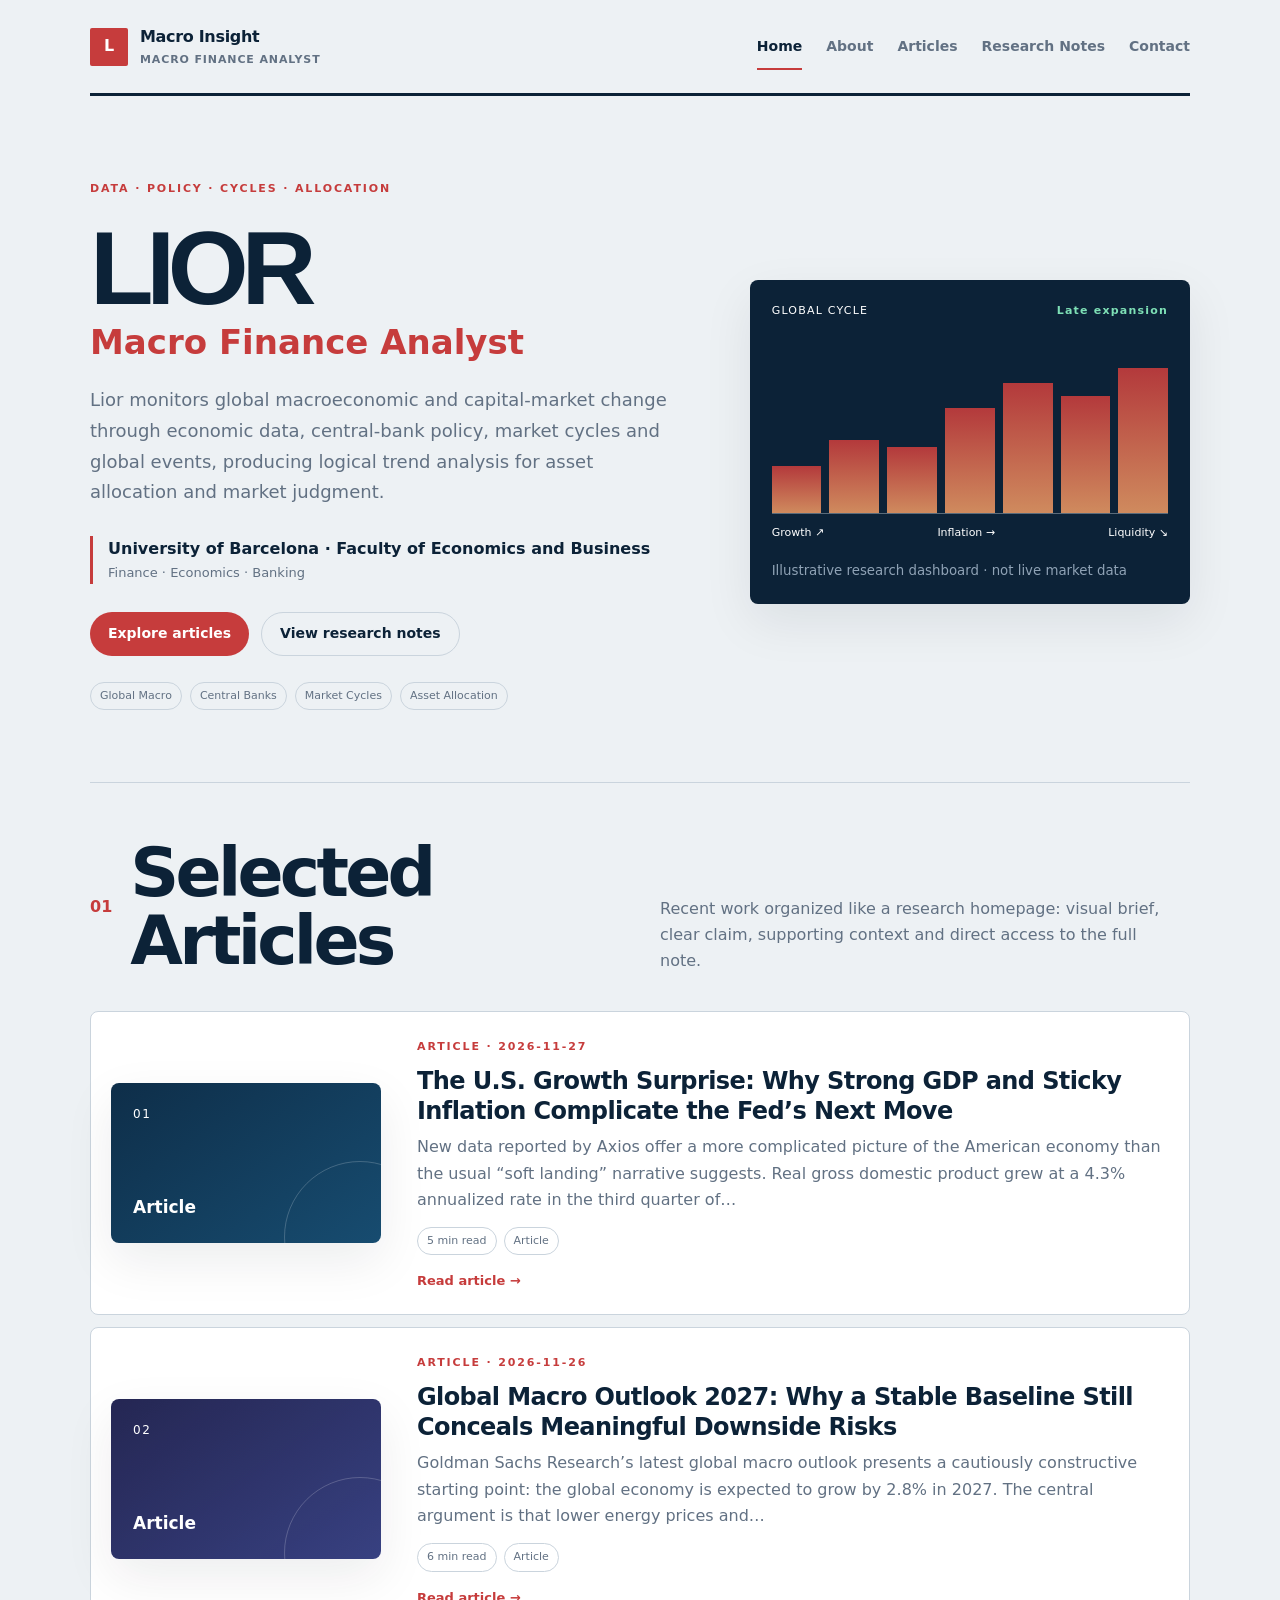
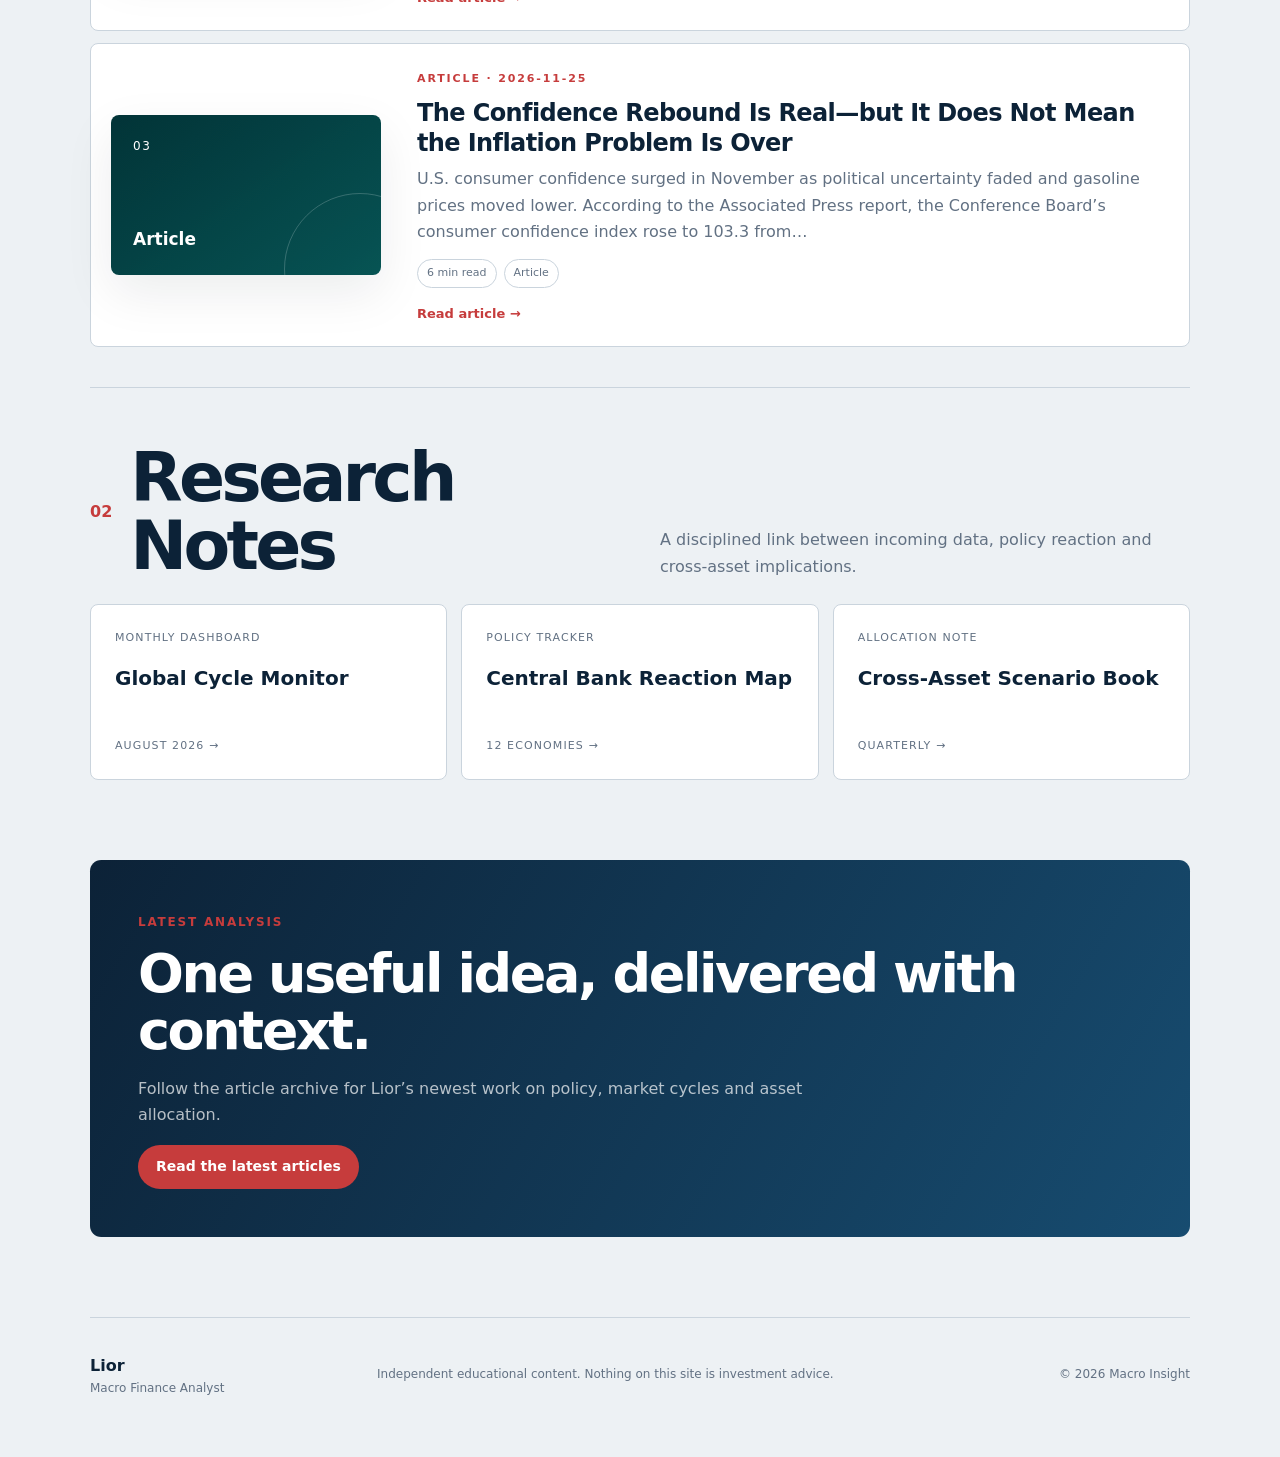
<file: index.html>
<!doctype html>
<html lang="en">
<head>
  <meta charset="utf-8">
  <meta name="viewport" content="width=device-width, initial-scale=1">
  <meta name="description" content="Lior — Macro Finance Analyst, articles and research.">
  <meta name="theme-color" content="#10141f">
  <title>Home · Lior</title>
  <link rel="stylesheet" href="css/main.css">
  <link rel="stylesheet" href="css/theme.css">
  <link rel="stylesheet" href="css/responsive.css">
  <link rel="stylesheet" href="css/content.css">
  <script src="config.js"></script>
  <script src="js/main.js" defer></script>
</head>
<body class="theme-macro">
  <a class="skip-link" href="#content">Skip to content</a>
  <div class="site-shell">
    <header class="site-header"><a class="brand" href="index.html"><span class="brand-mark">L</span><span>Macro Insight<small>Macro Finance Analyst</small></span></a><button class="nav-toggle" aria-expanded="false" aria-label="Toggle navigation">Menu</button><nav><a href="index.html" aria-current="page">Home</a><a href="about.html">About</a><a href="articles.html">Articles</a><a href="research.html">Research Notes</a><a href="contact.html">Contact</a></nav></header>
    <main id="content"><section class="hero"><div class="hero-copy"><span class="kicker">DATA · POLICY · CYCLES · ALLOCATION</span><p class="hero-name">Lior</p><h1>Macro Finance Analyst</h1><p class="lead">Lior monitors global macroeconomic and capital-market change through economic data, central-bank policy, market cycles and global events, producing logical trend analysis for asset allocation and market judgment.</p><p class="school"><strong>University of Barcelona · Faculty of Economics and Business</strong><span>Finance · Economics · Banking</span></p><div class="hero-links"><a class="button" href="articles.html">Explore articles</a><a class="button ghost" href="research.html">View research notes</a></div><div class="topic-row"><span>Global Macro</span><span>Central Banks</span><span>Market Cycles</span><span>Asset Allocation</span></div></div><aside class="macro-board"><div class="macro-head"><span>GLOBAL CYCLE</span><b>Late expansion</b></div><div class="macro-chart"><i style="height:28%"></i><i style="height:43%"></i><i style="height:39%"></i><i style="height:62%"></i><i style="height:77%"></i><i style="height:69%"></i><i style="height:86%"></i></div><div class="macro-legend"><span>Growth ↗</span><span>Inflation →</span><span>Liquidity ↘</span></div><small>Illustrative research dashboard · not live market data</small></aside></section>
  <section class="section-intro"><div><span class="section-no">01</span><h2>Selected Articles</h2></div><p>Recent work organized like a research homepage: visual brief, clear claim, supporting context and direct access to the full note.</p></section>
  <section id="article-list" class="publication-list" data-article-list data-limit="3" aria-live="polite" aria-busy="true"><p class="loading">Loading recent articles…</p></section>
  <section class="section-intro compact"><div><span class="section-no">02</span><h2>Research Notes</h2></div><p>A disciplined link between incoming data, policy reaction and cross-asset implications.</p></section>
  <section class="research-preview"><a href="research.html"><span>Monthly dashboard</span><strong>Global Cycle Monitor</strong><small>August 2026 →</small></a><a href="research.html"><span>Policy tracker</span><strong>Central Bank Reaction Map</strong><small>12 economies →</small></a><a href="research.html"><span>Allocation note</span><strong>Cross-Asset Scenario Book</strong><small>Quarterly →</small></a></section>
  <section class="newsletter"><span>Latest analysis</span><h2>One useful idea, delivered with context.</h2><p>Follow the article archive for Lior’s newest work on policy, market cycles and asset allocation.</p><a class="button" href="articles.html">Read the latest articles</a></section><script src="js/content-loader.js" defer></script></main>
    <footer><div><strong>Lior</strong><span>Macro Finance Analyst</span></div><p>Independent educational content. Nothing on this site is investment advice.</p><p>© <span data-year></span> Macro Insight</p></footer>
  </div>
</body>
</html>
</file>
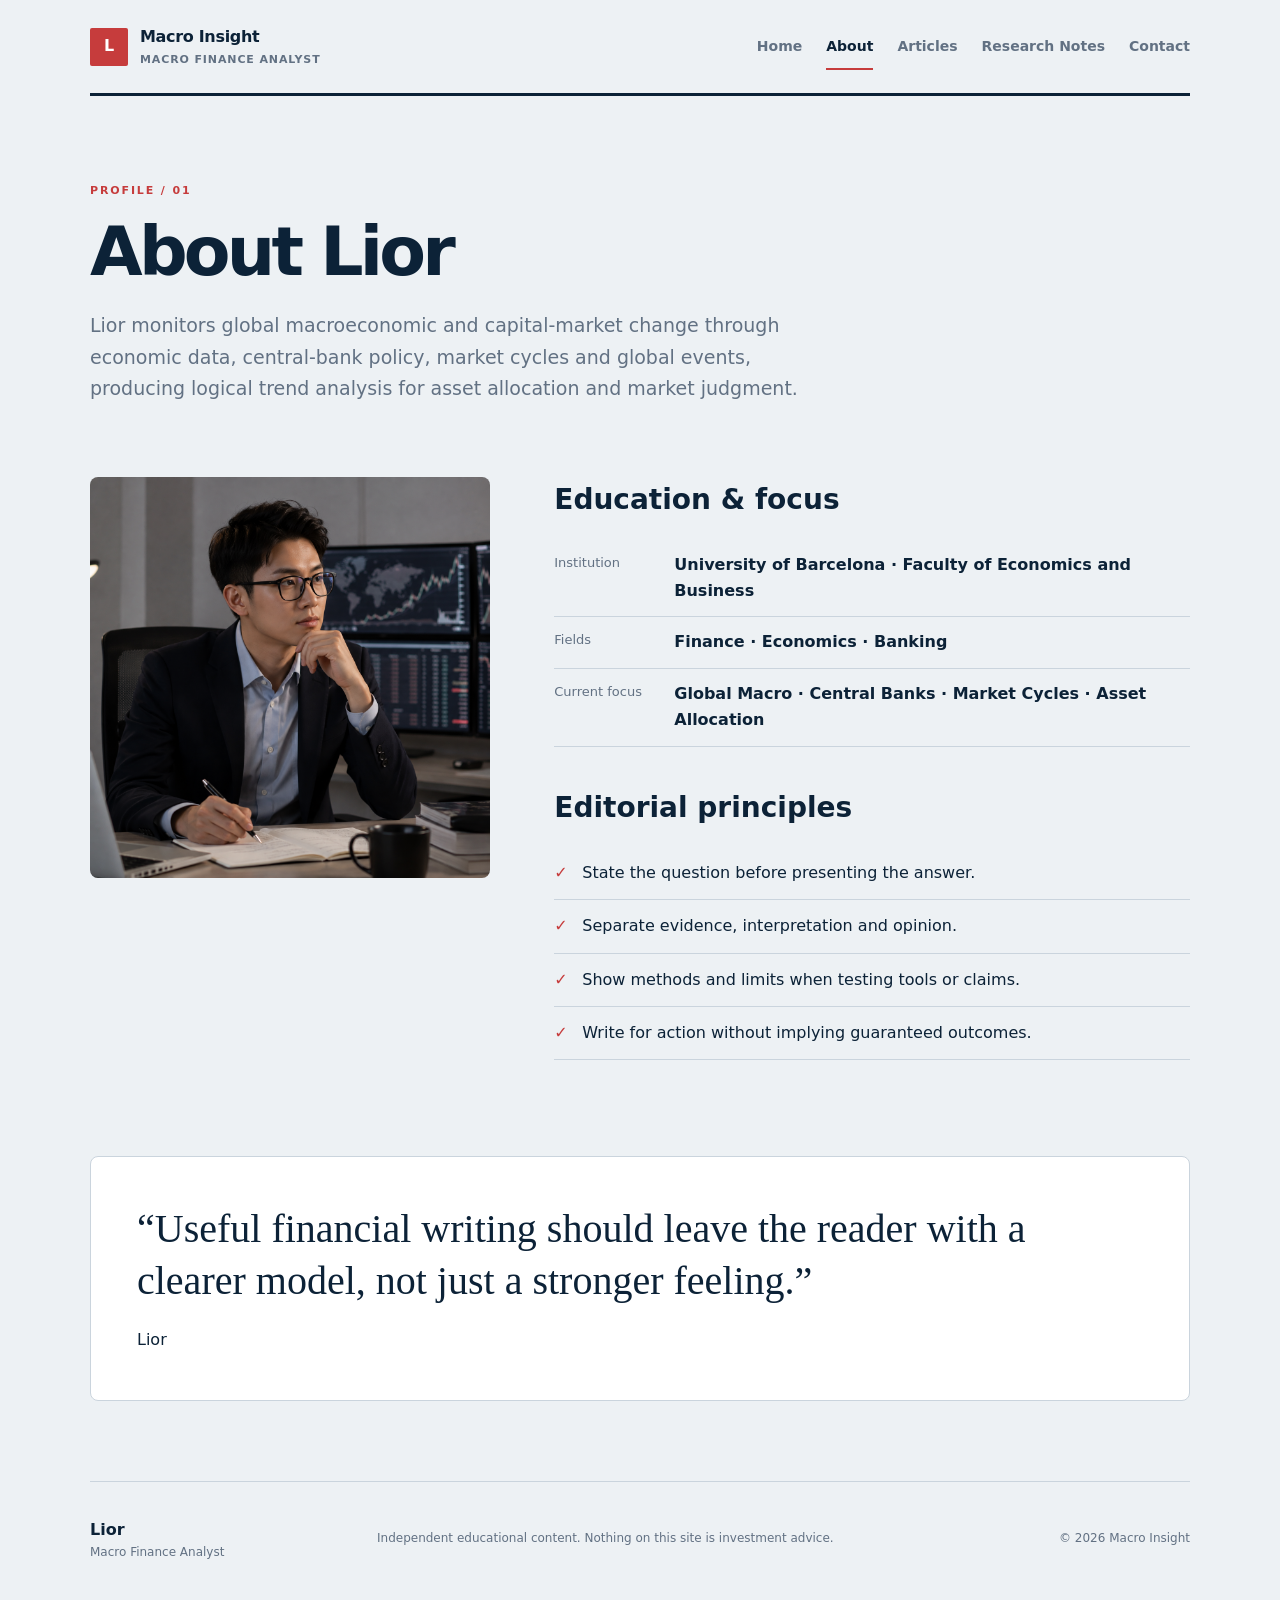
<file: about.html>
<!doctype html>
<html lang="en">
<head>
  <meta charset="utf-8">
  <meta name="viewport" content="width=device-width, initial-scale=1">
  <meta name="description" content="About Lior, education, focus and editorial principles.">
  <meta name="theme-color" content="#10141f">
  <title>About · Lior</title>
  <link rel="stylesheet" href="css/main.css">
  <link rel="stylesheet" href="css/theme.css">
  <link rel="stylesheet" href="css/responsive.css">
  <script src="config.js"></script>
  <script src="js/main.js" defer></script>
</head>
<body class="theme-macro">
  <a class="skip-link" href="#content">Skip to content</a>
  <div class="site-shell">
    <header class="site-header"><a class="brand" href="index.html"><span class="brand-mark">L</span><span>Macro Insight<small>Macro Finance Analyst</small></span></a><button class="nav-toggle" aria-expanded="false" aria-label="Toggle navigation">Menu</button><nav><a href="index.html">Home</a><a href="about.html" aria-current="page">About</a><a href="articles.html">Articles</a><a href="research.html">Research Notes</a><a href="contact.html">Contact</a></nav></header>
    <main id="content"><section class="page-hero"><span class="kicker">PROFILE / 01</span><h1>About Lior</h1><p>Lior monitors global macroeconomic and capital-market change through economic data, central-bank policy, market cycles and global events, producing logical trend analysis for asset allocation and market judgment.</p></section><section class="about-grid"><img src="assets/avatar.png" alt="Lior profile visual"><div><h2>Education & focus</h2><dl><dt>Institution</dt><dd>University of Barcelona · Faculty of Economics and Business</dd><dt>Fields</dt><dd>Finance · Economics · Banking</dd><dt>Current focus</dt><dd>Global Macro · Central Banks · Market Cycles · Asset Allocation</dd></dl><h2>Editorial principles</h2><ul class="principles"><li>State the question before presenting the answer.</li><li>Separate evidence, interpretation and opinion.</li><li>Show methods and limits when testing tools or claims.</li><li>Write for action without implying guaranteed outcomes.</li></ul></div></section><section class="quote"><p>“Useful financial writing should leave the reader with a clearer model, not just a stronger feeling.”</p><span>Lior</span></section></main>
    <footer><div><strong>Lior</strong><span>Macro Finance Analyst</span></div><p>Independent educational content. Nothing on this site is investment advice.</p><p>© <span data-year></span> Macro Insight</p></footer>
  </div>
</body>
</html>
</file>
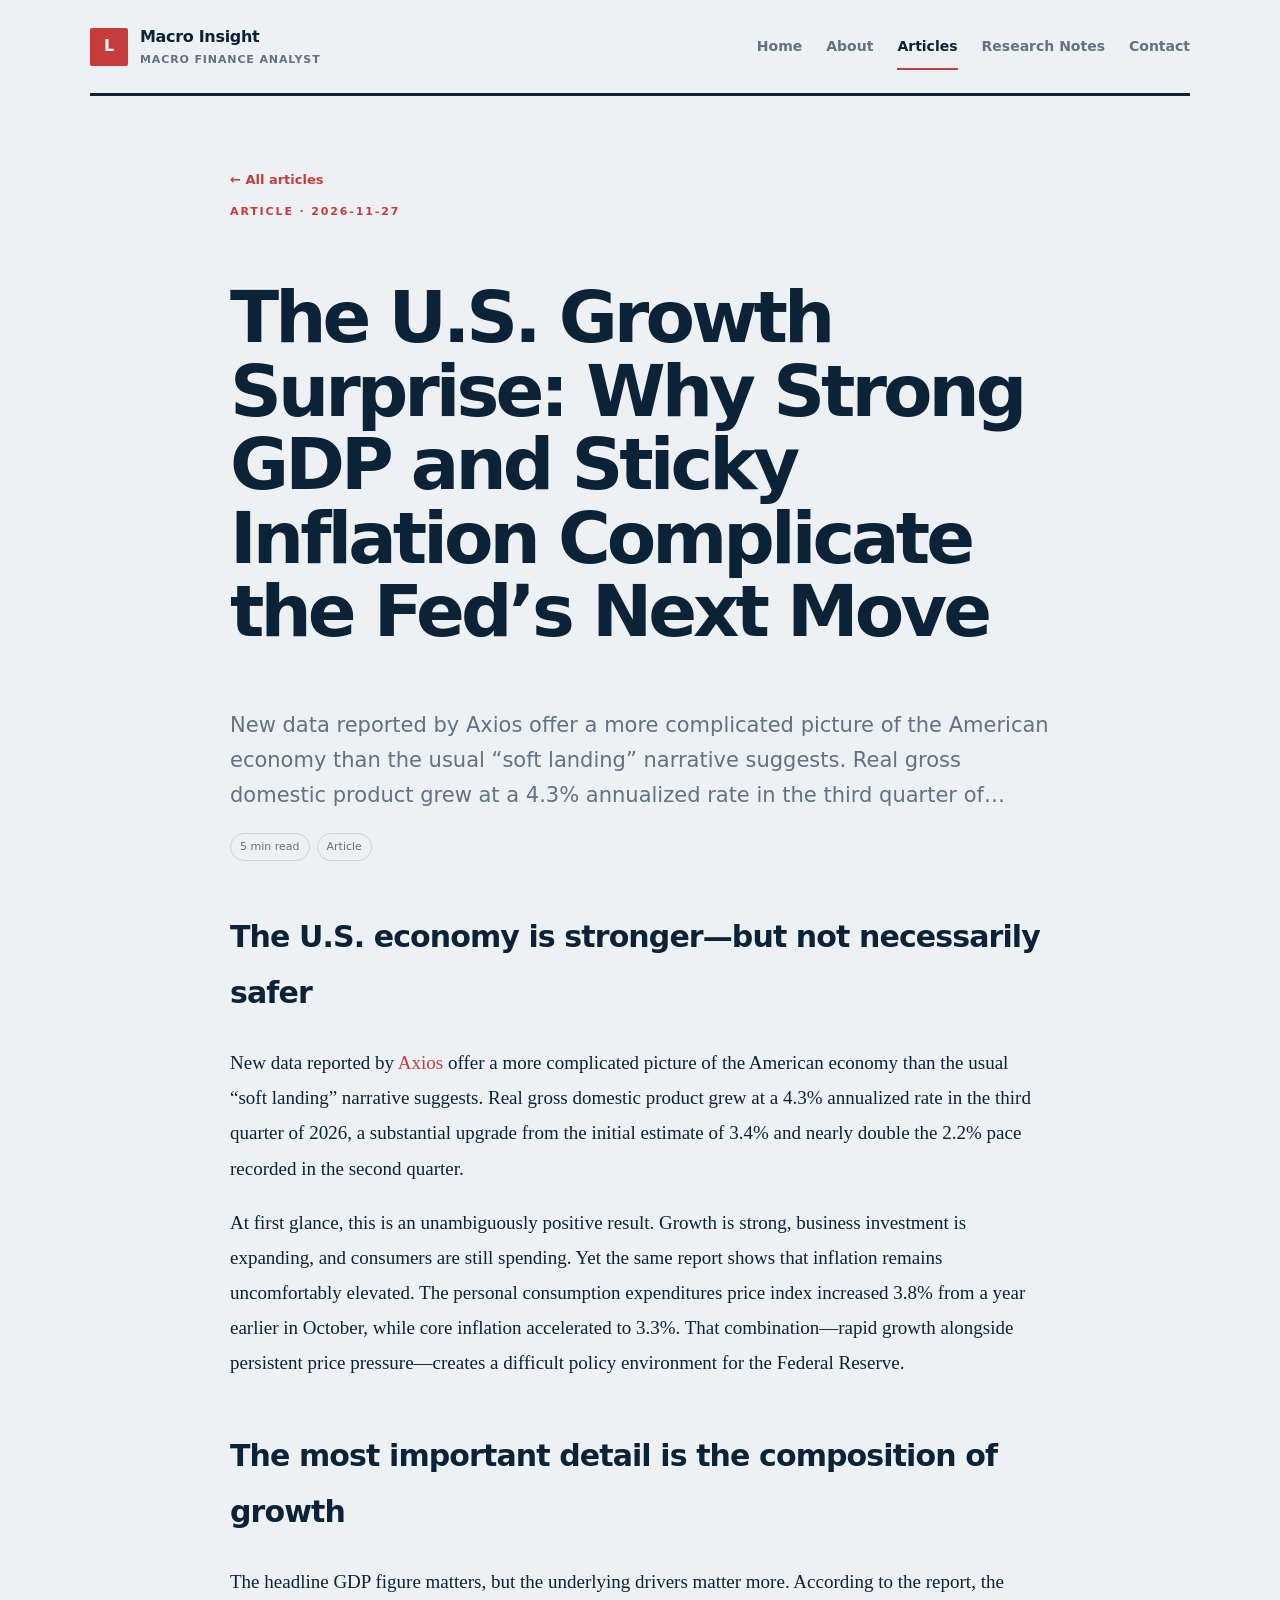
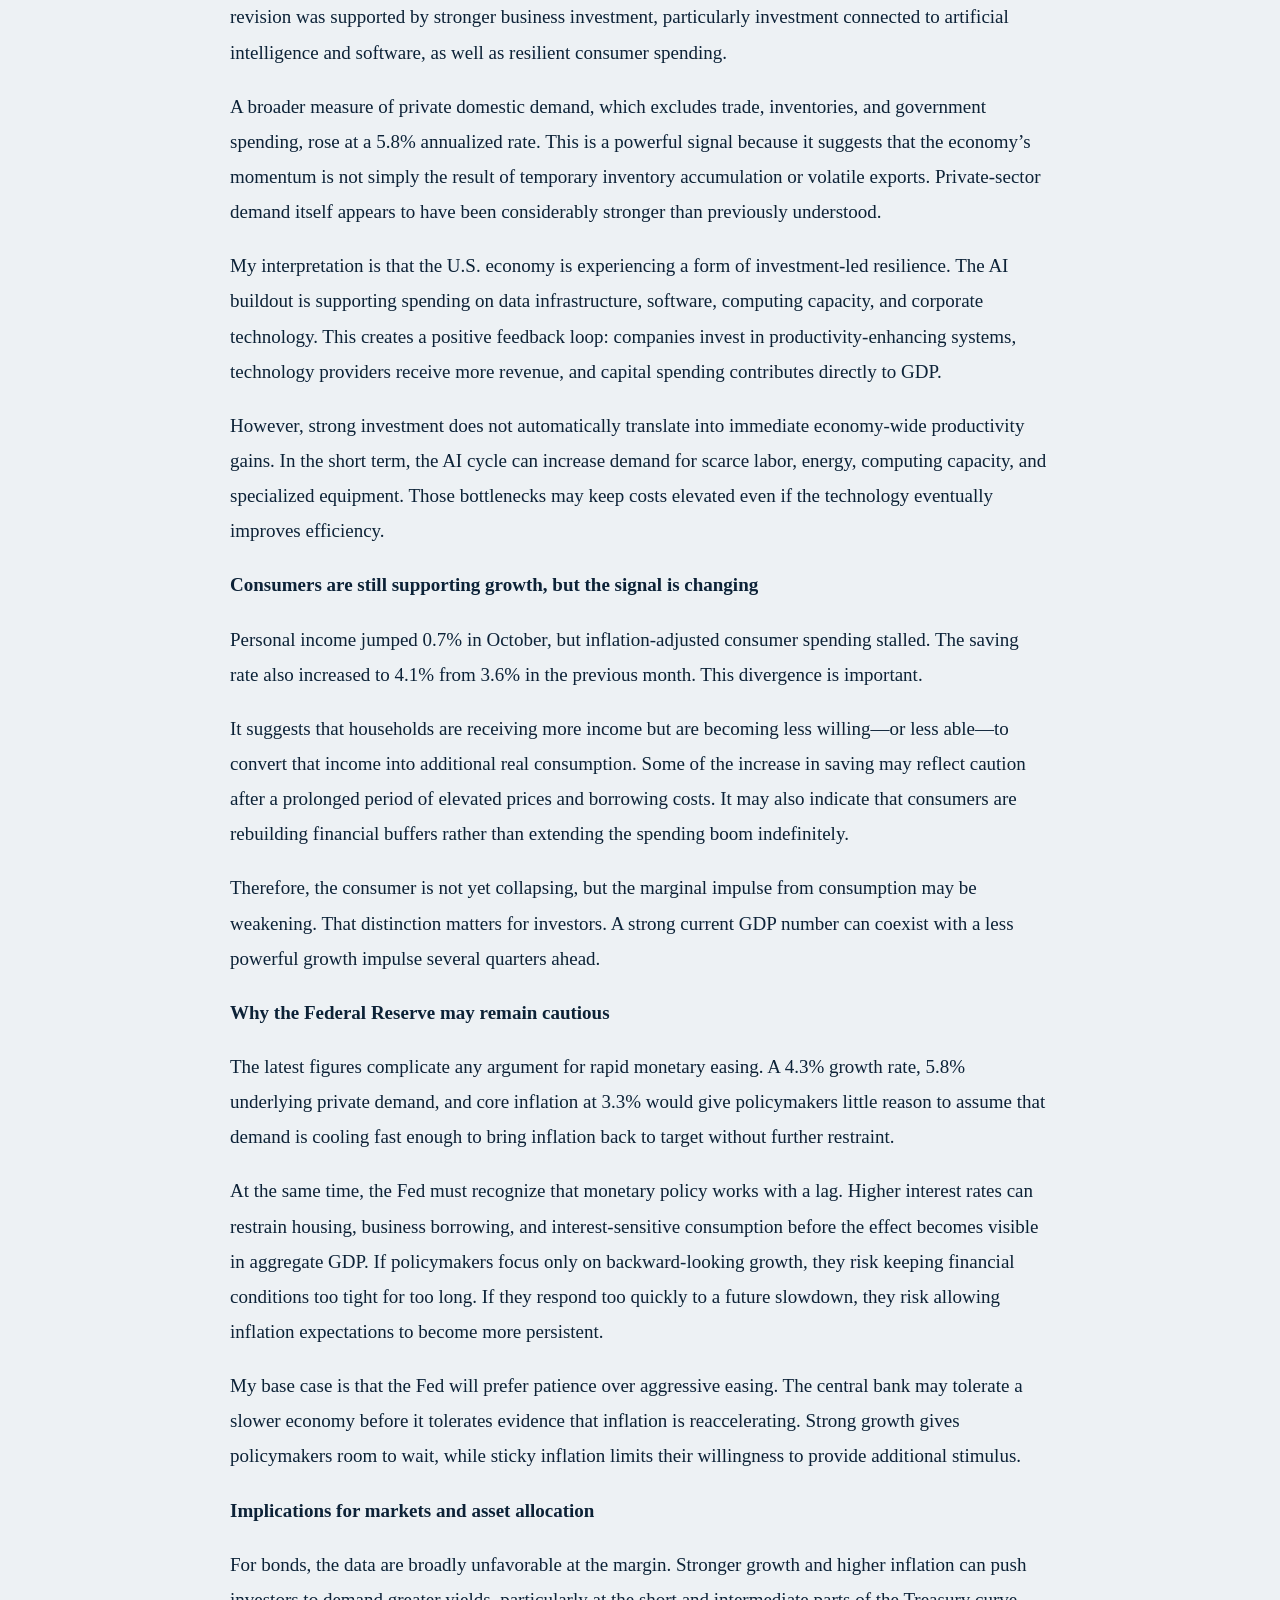
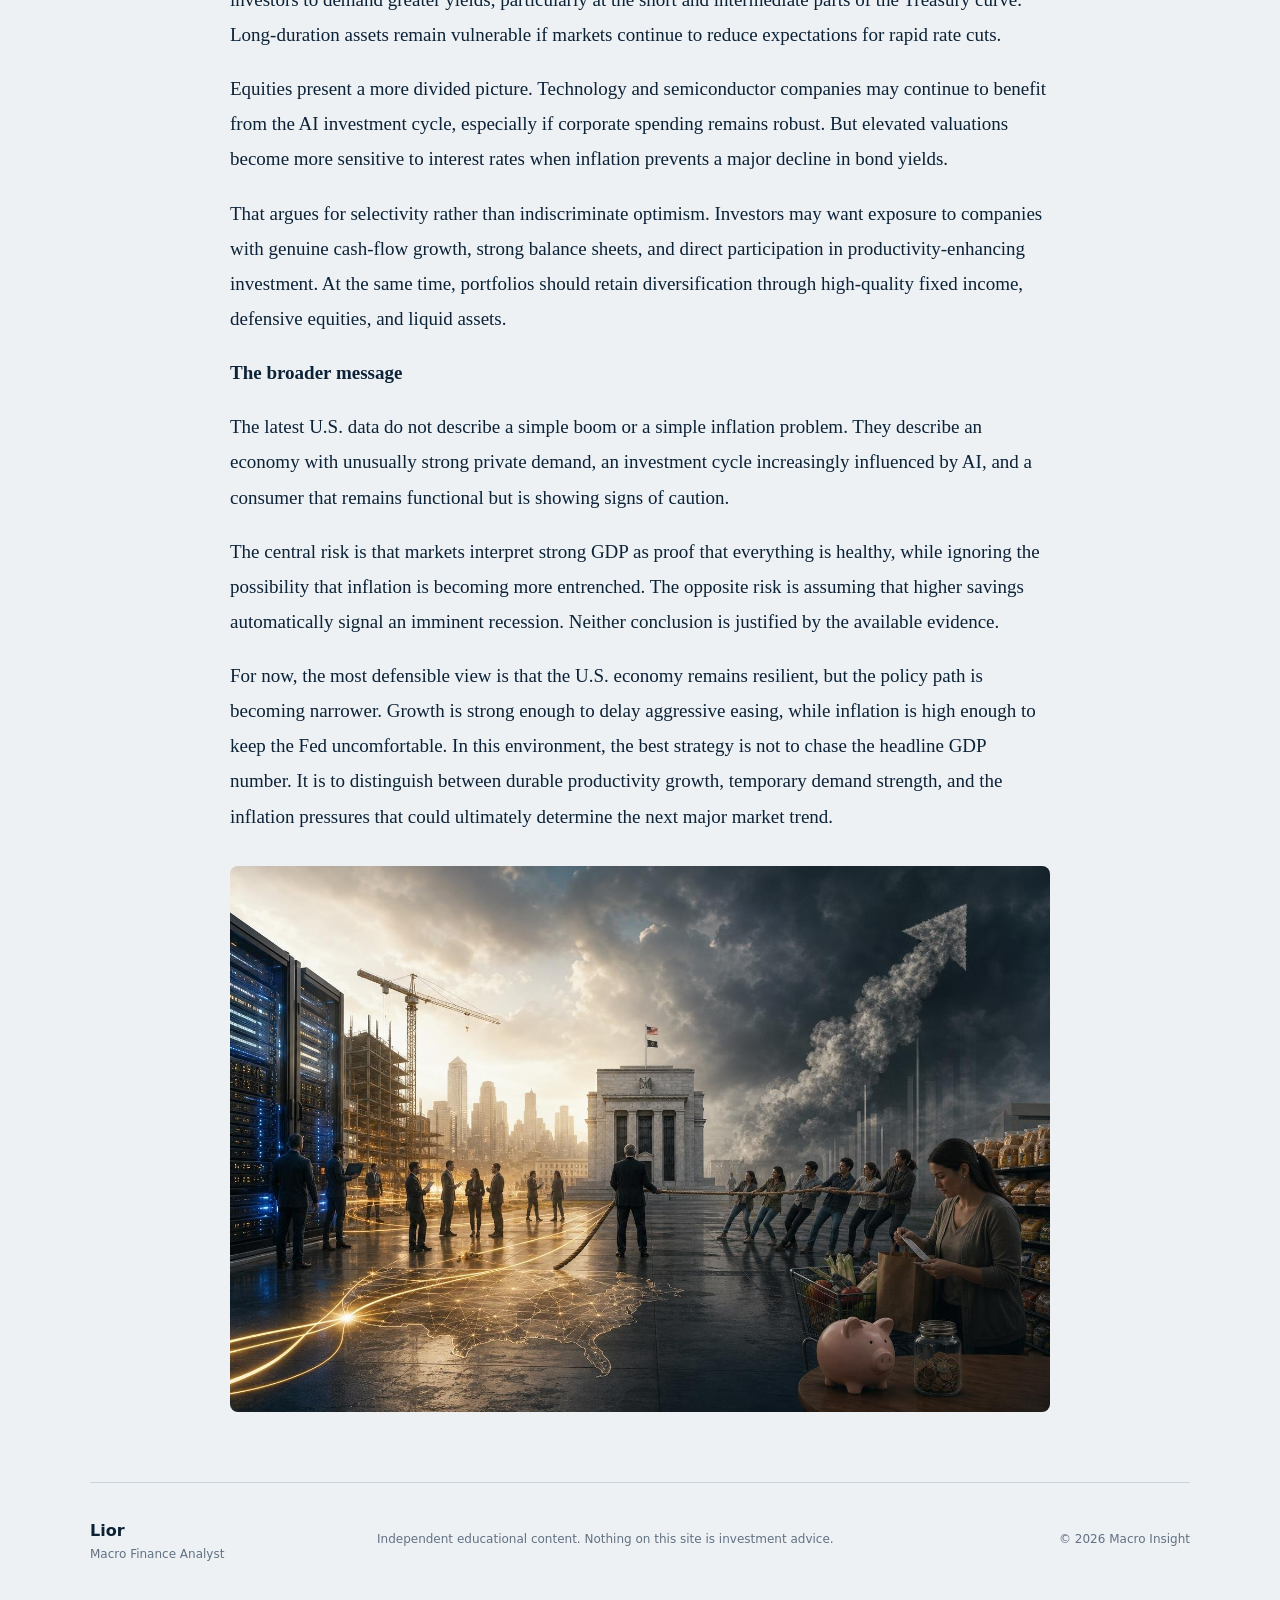
<file: article.html>
<!doctype html>
<html lang="en">
<head>
  <meta charset="utf-8">
  <meta name="viewport" content="width=device-width, initial-scale=1">
  <meta name="description" content="Lior article.">
  <meta name="theme-color" content="#10141f">
  <title>Article · Lior</title>
  <link rel="stylesheet" href="css/main.css">
  <link rel="stylesheet" href="css/theme.css">
  <link rel="stylesheet" href="css/responsive.css">
  <link rel="stylesheet" href="css/content.css">
  <script src="config.js"></script>
  <script src="js/main.js" defer></script>
</head>
<body class="theme-macro">
  <a class="skip-link" href="#content">Skip to content</a>
  <div class="site-shell">
    <header class="site-header"><a class="brand" href="index.html"><span class="brand-mark">L</span><span>Macro Insight<small>Macro Finance Analyst</small></span></a><button class="nav-toggle" aria-expanded="false" aria-label="Toggle navigation">Menu</button><nav><a href="index.html">Home</a><a href="about.html">About</a><a href="articles.html" aria-current="page">Articles</a><a href="research.html">Research Notes</a><a href="contact.html">Contact</a></nav></header>
    <main id="content"><article id="article-detail" class="article-detail"><p class="loading">Loading article data…</p></article><script src="js/article.js" defer></script></main>
    <footer><div><strong>Lior</strong><span>Macro Finance Analyst</span></div><p>Independent educational content. Nothing on this site is investment advice.</p><p>© <span data-year></span> Macro Insight</p></footer>
  </div>
</body>
</html>
</file>
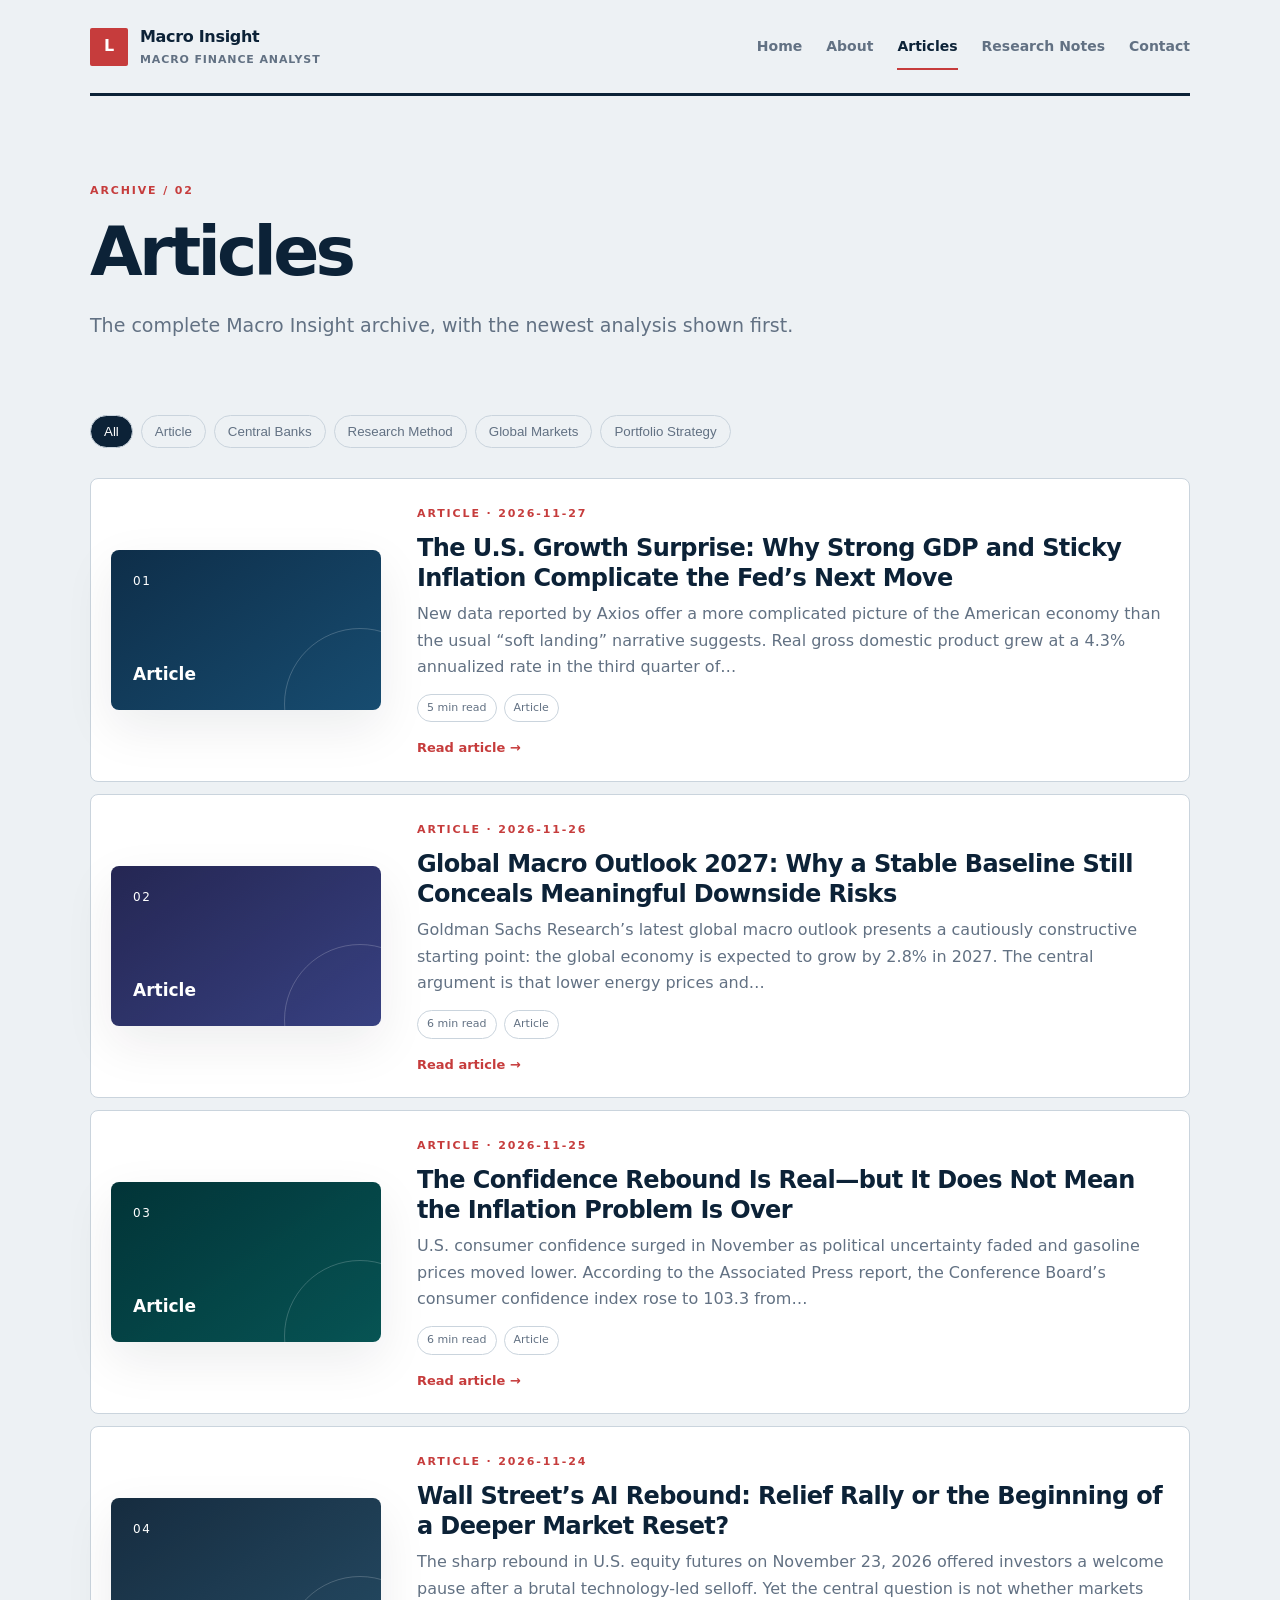
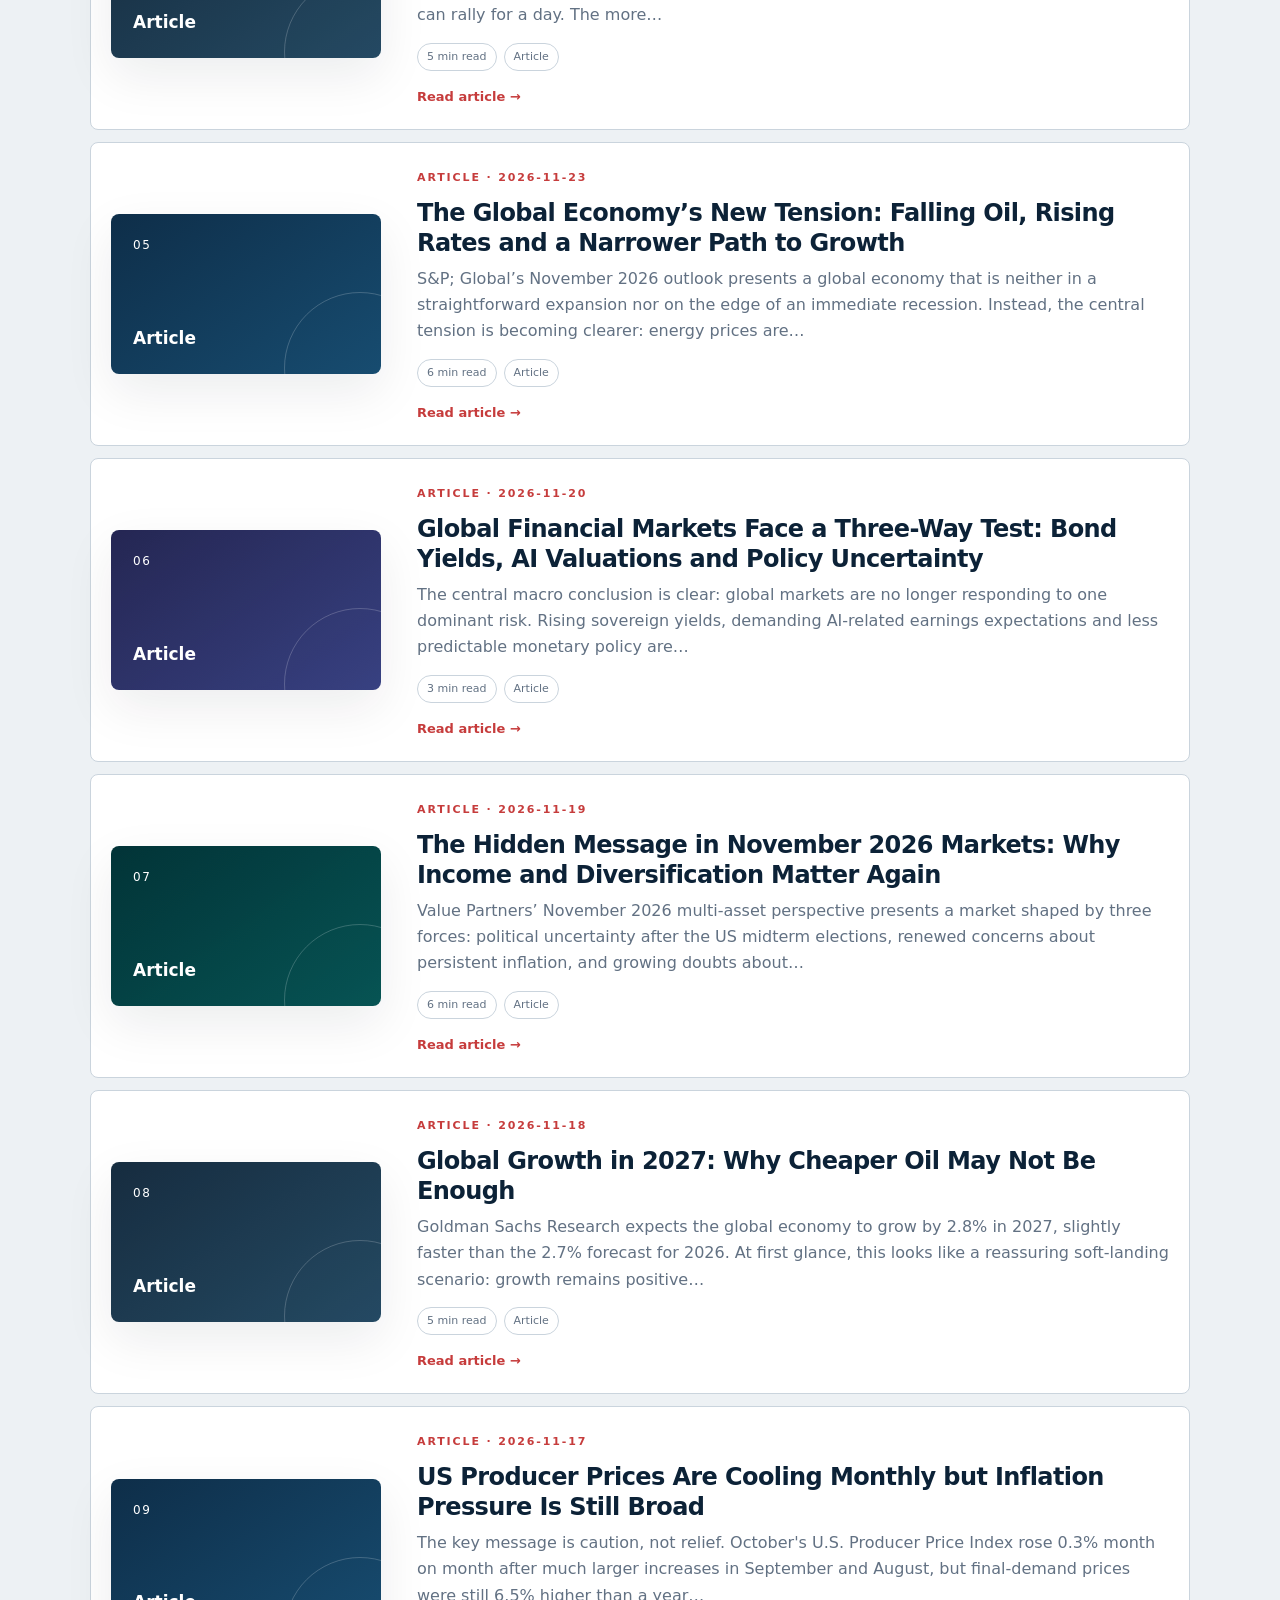
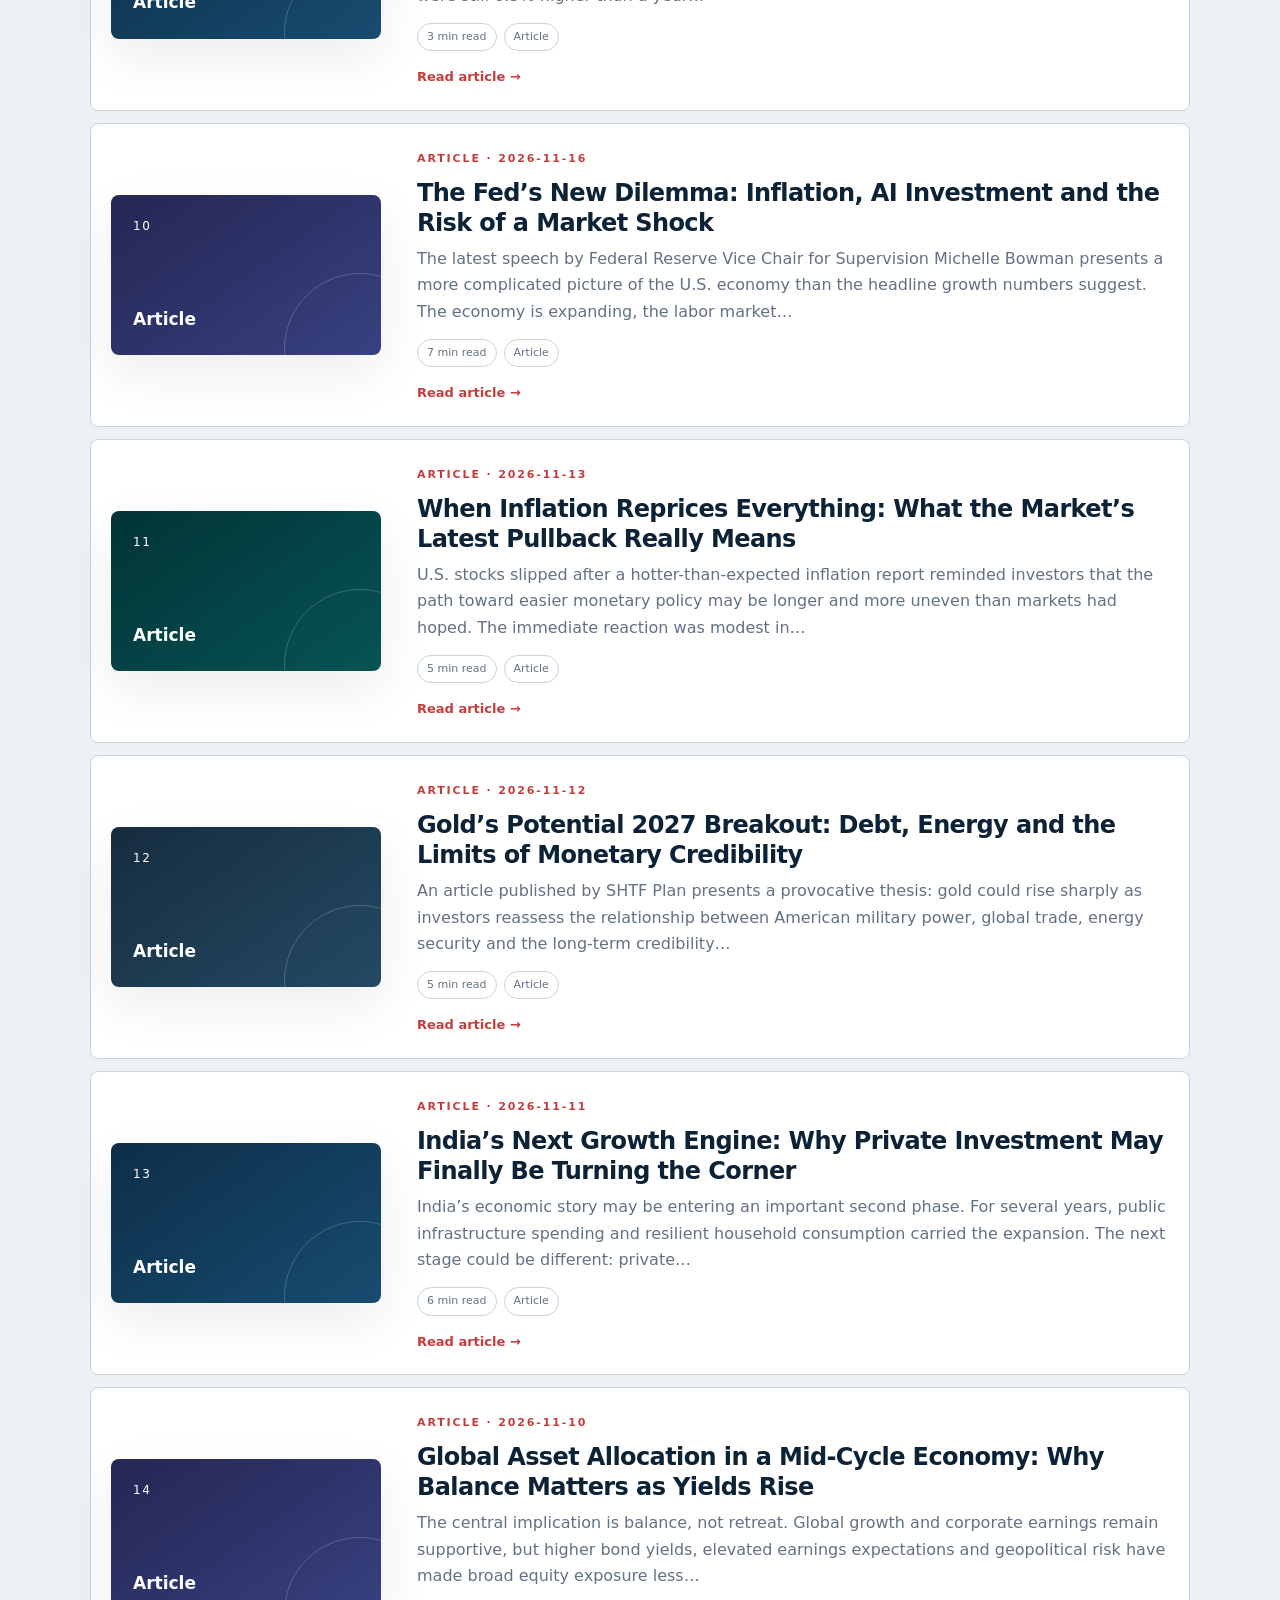
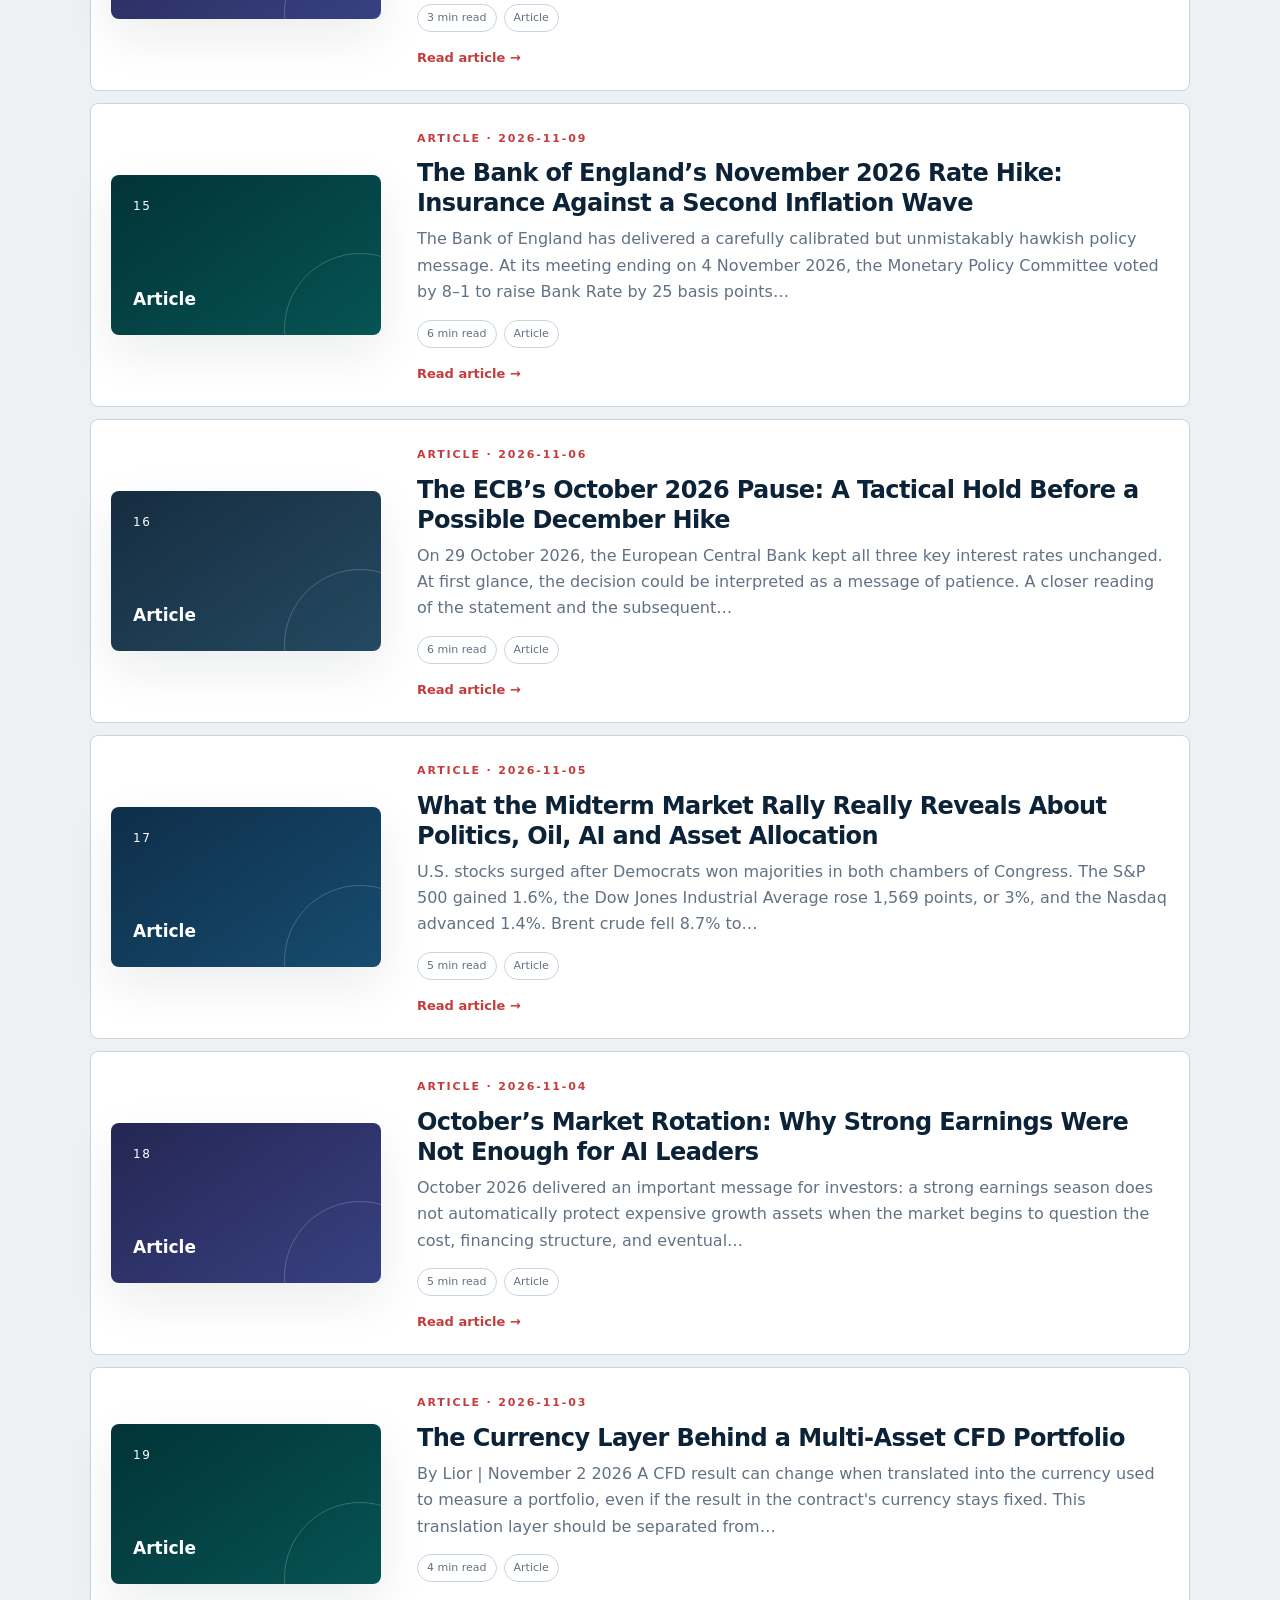
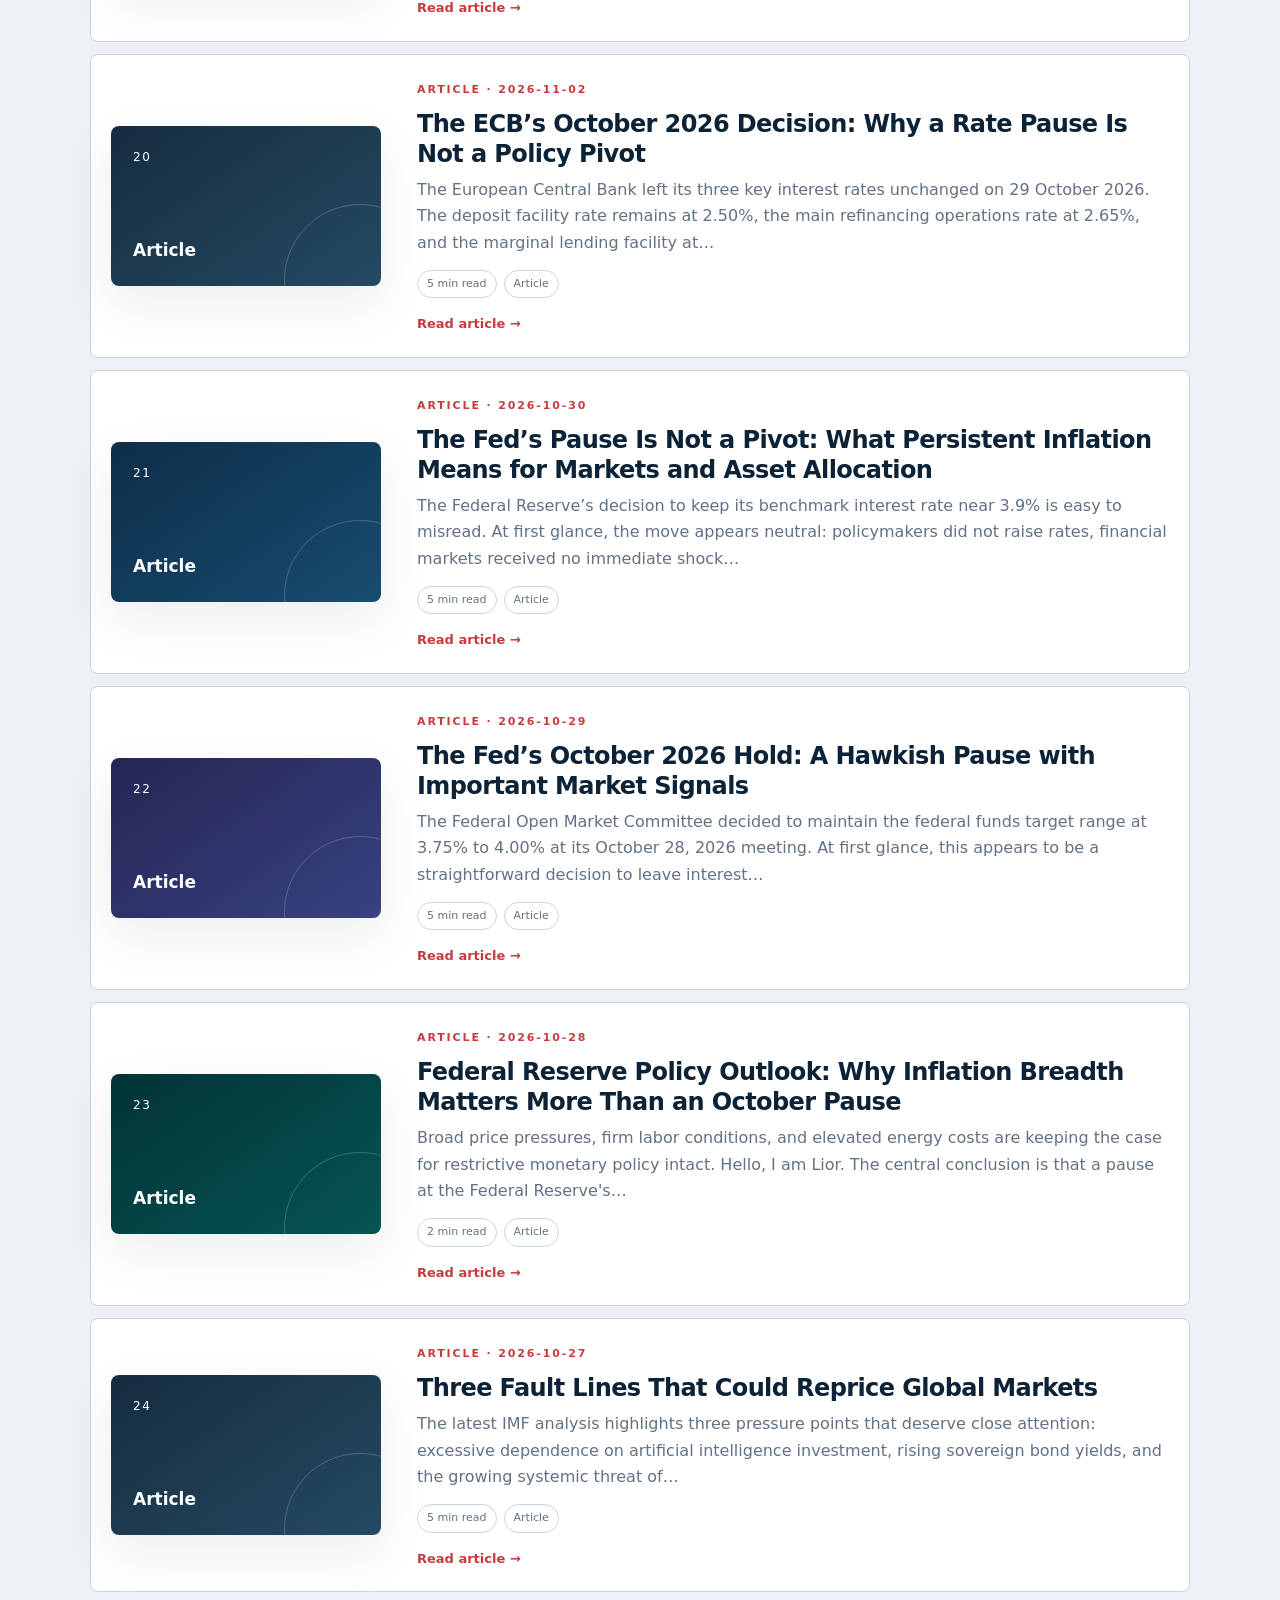
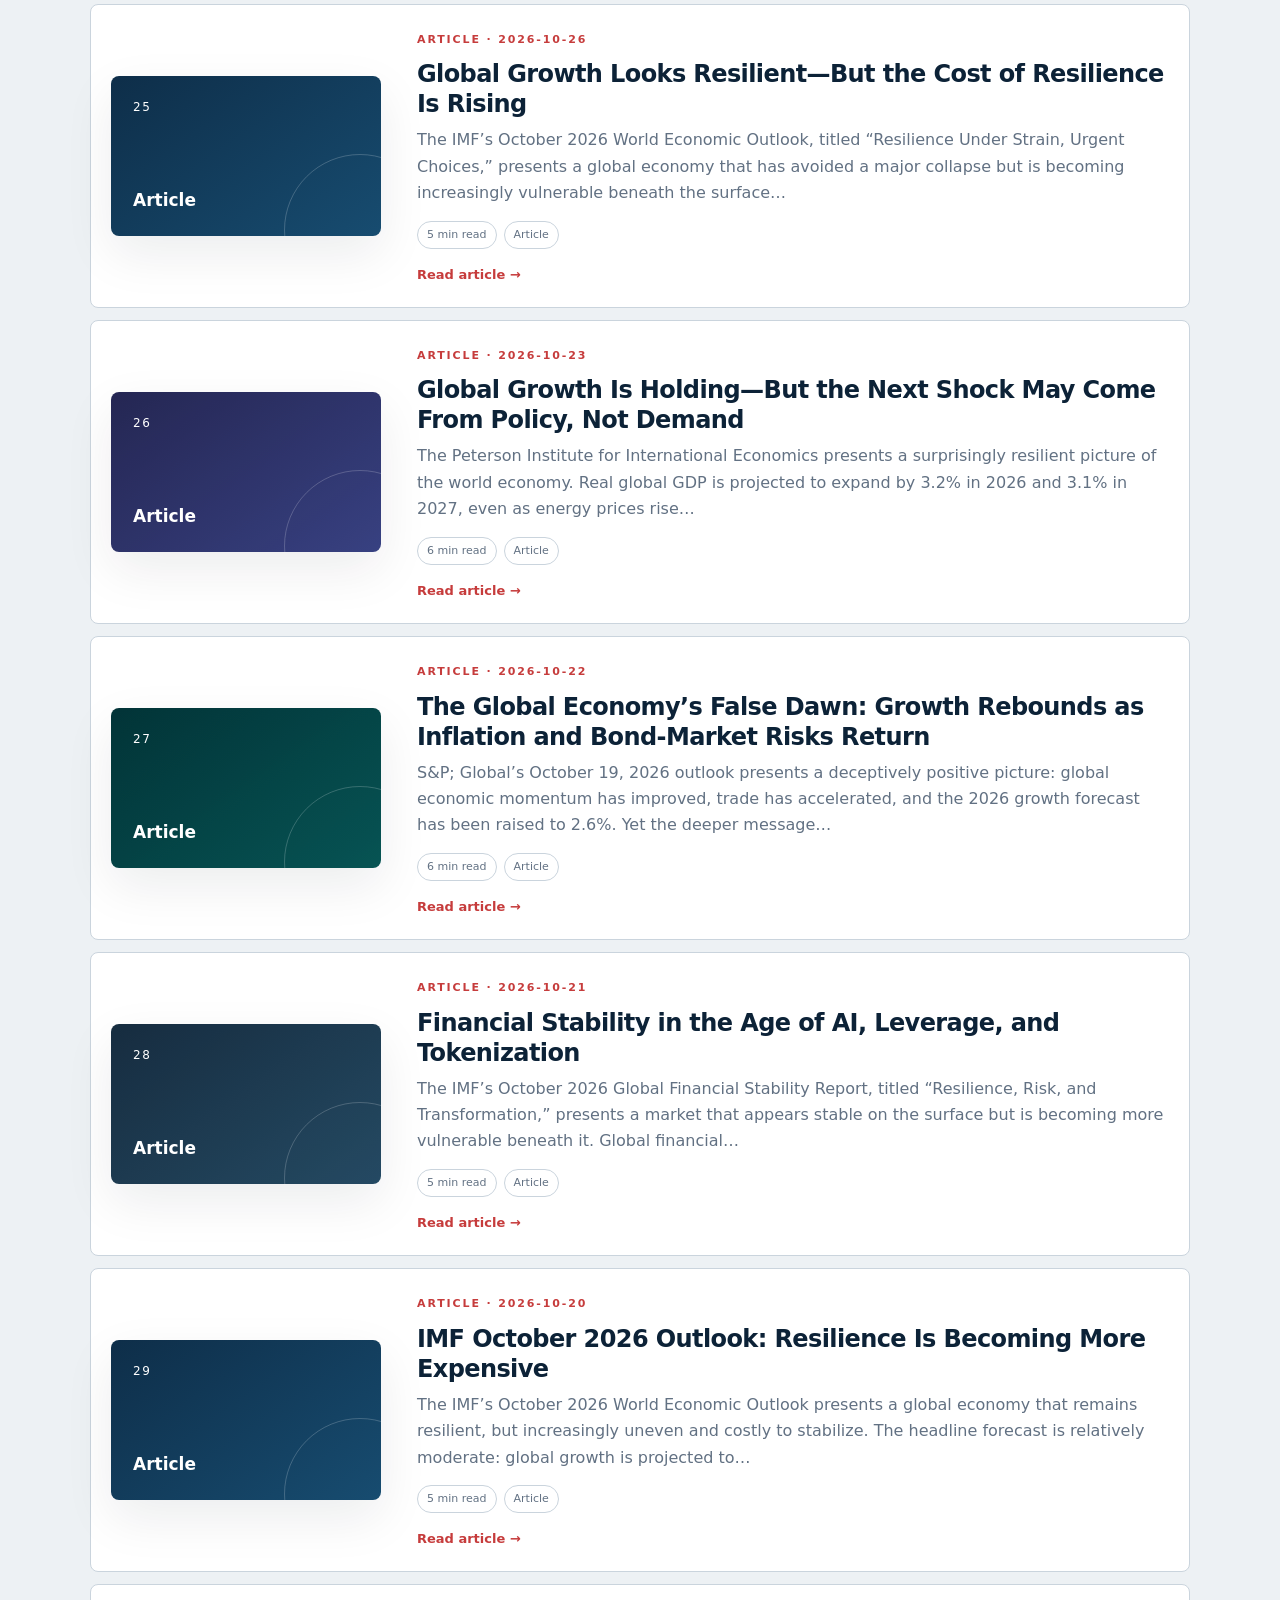
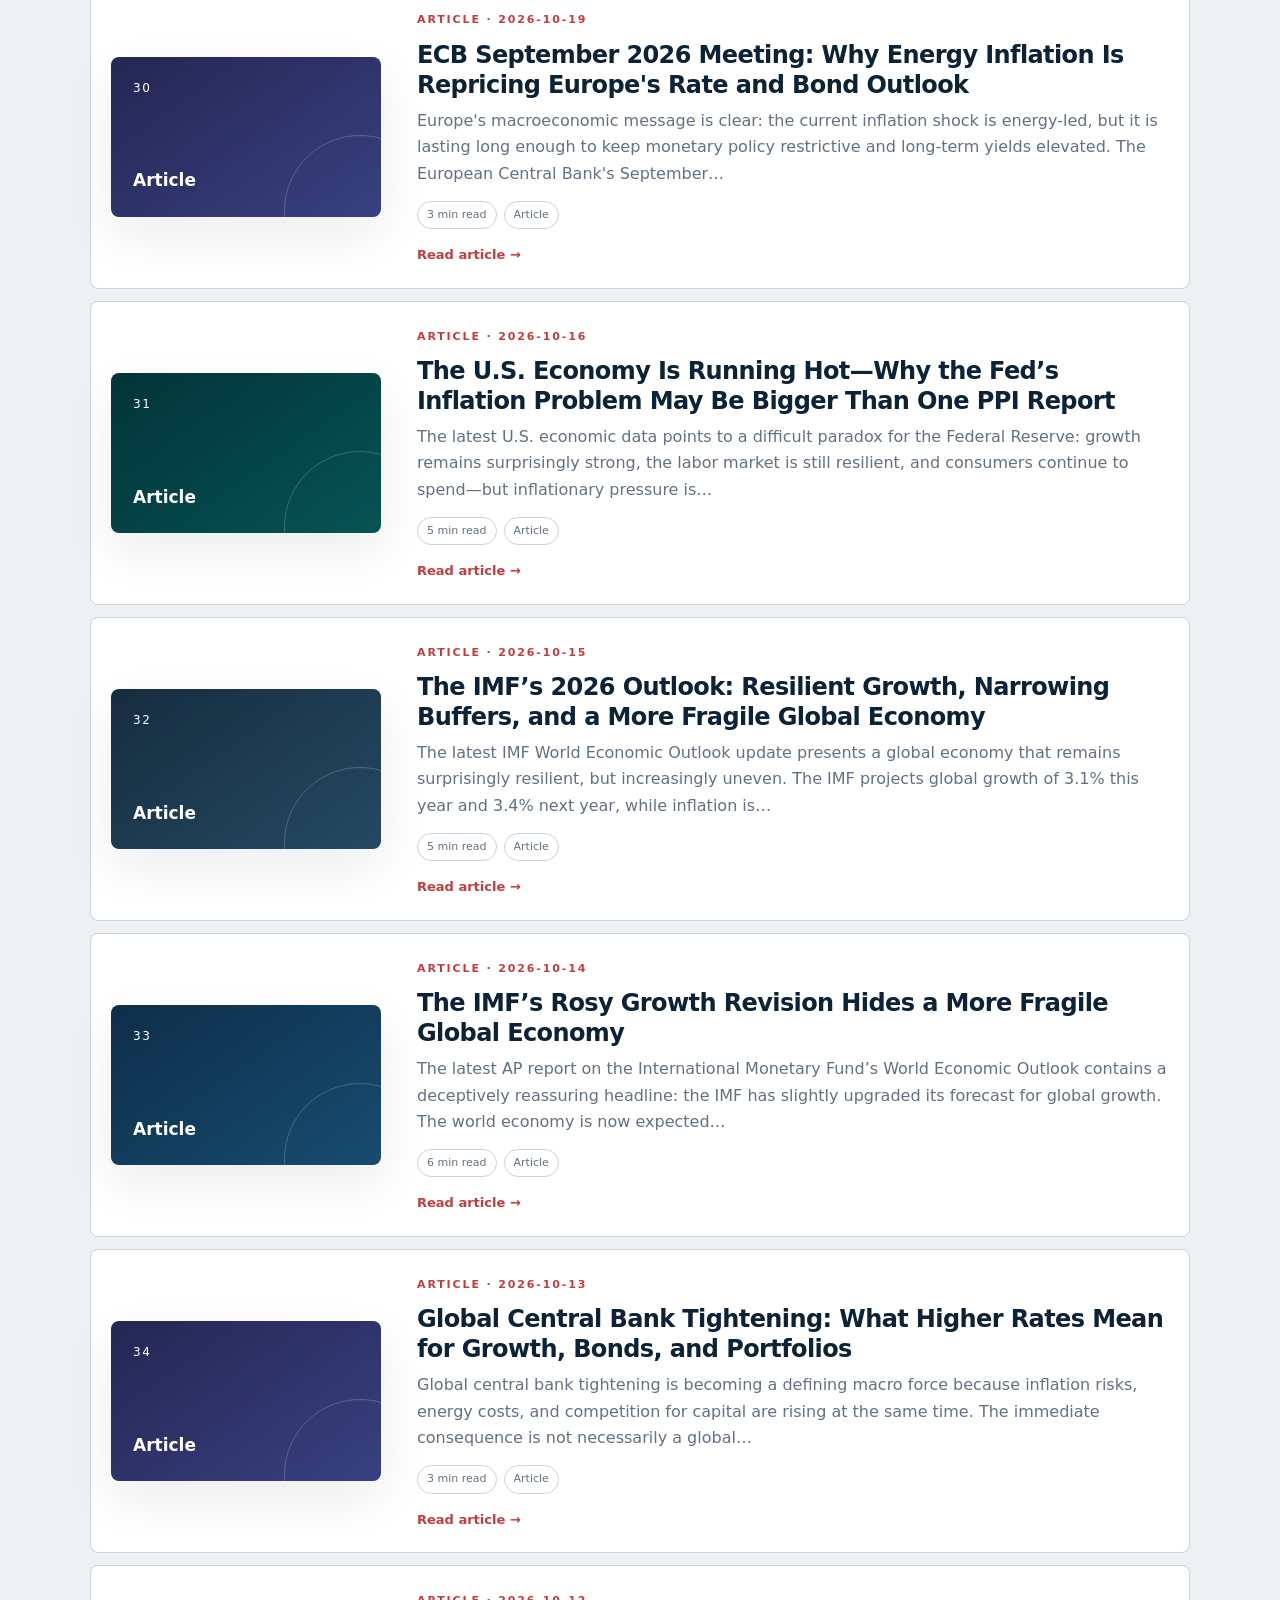
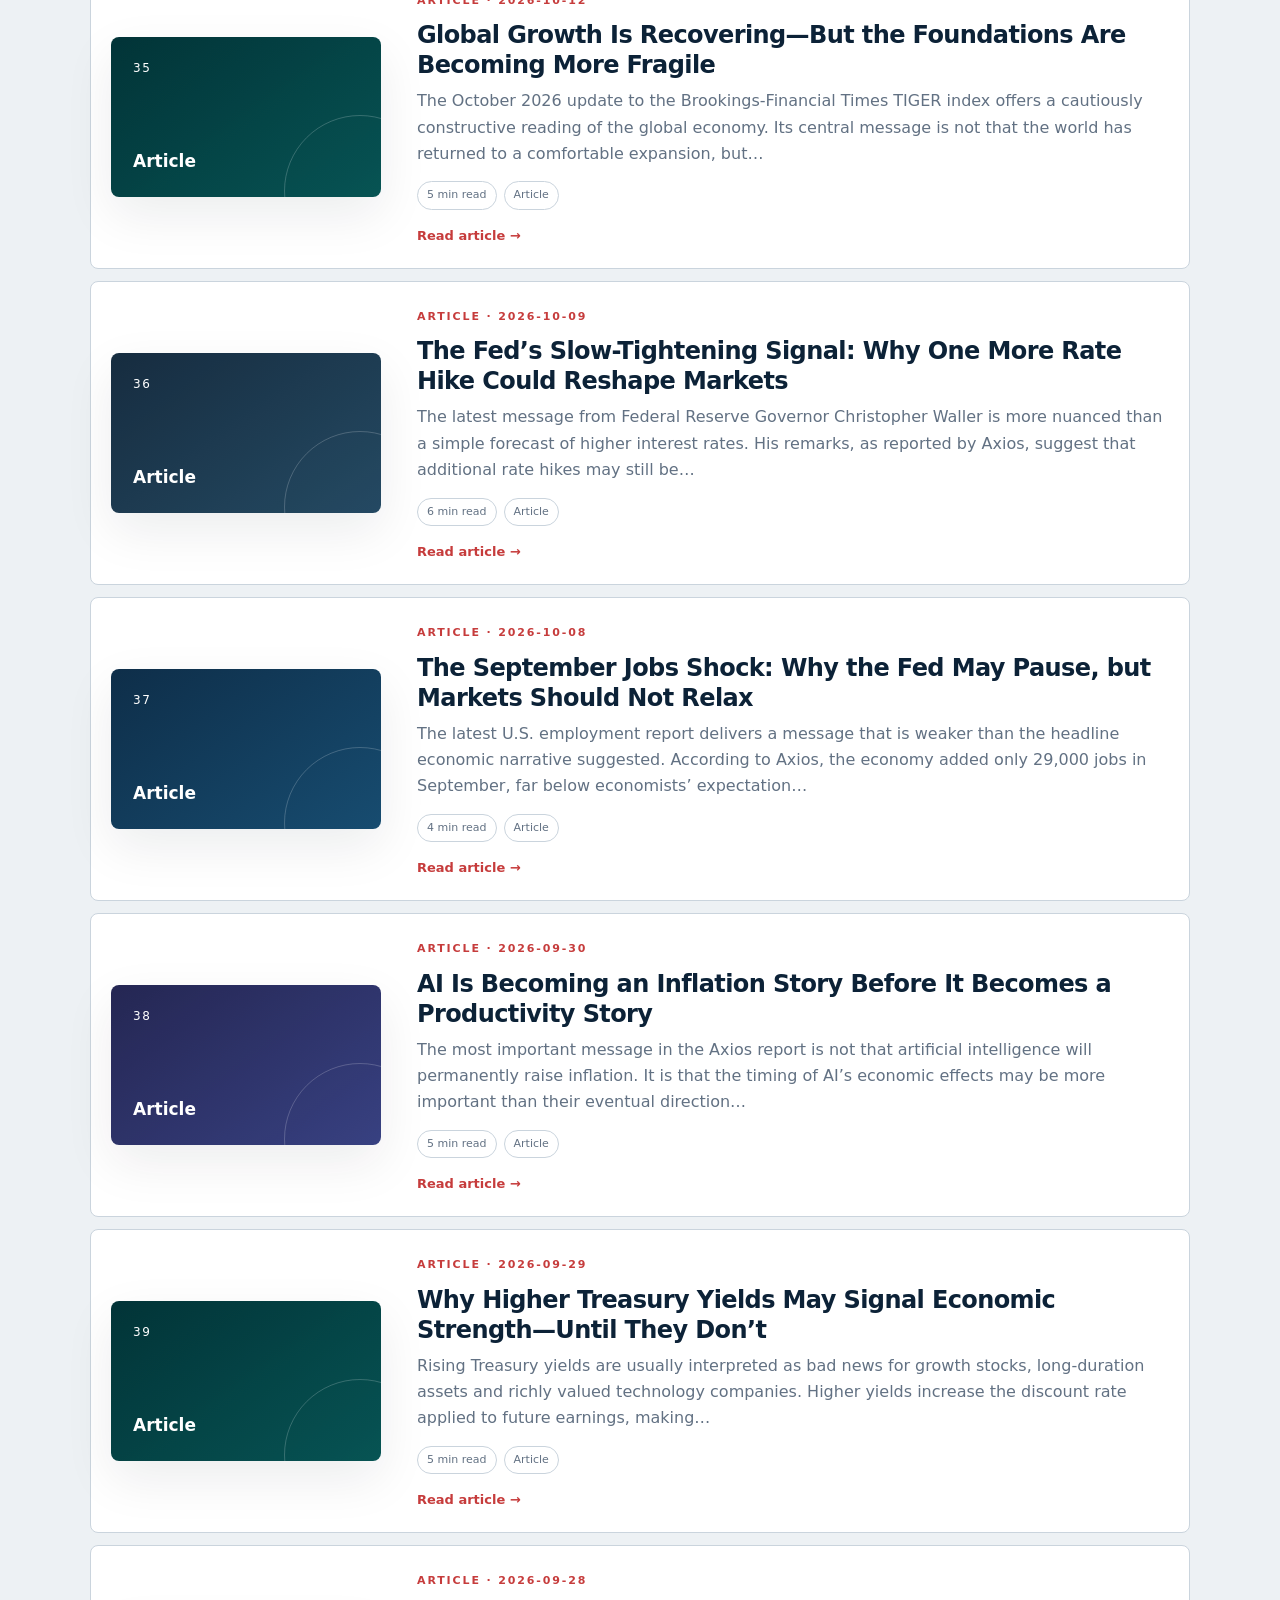
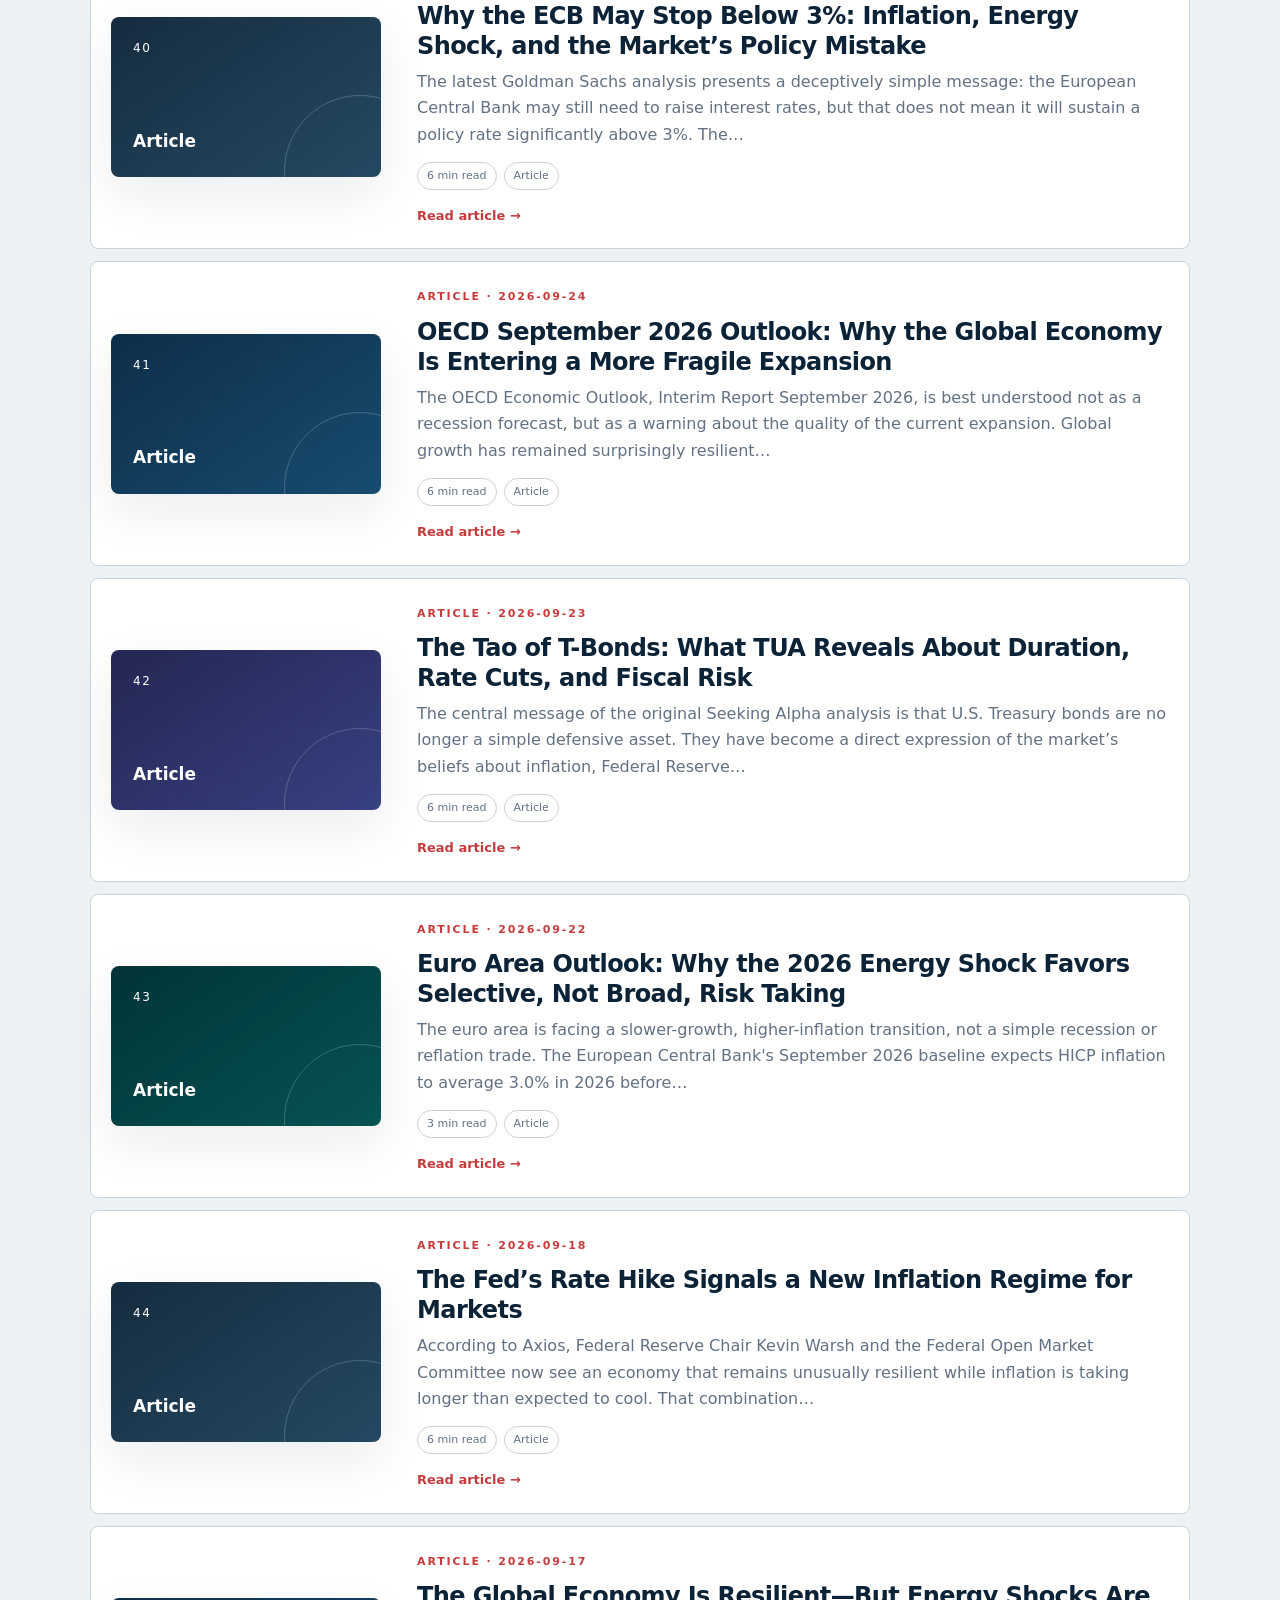
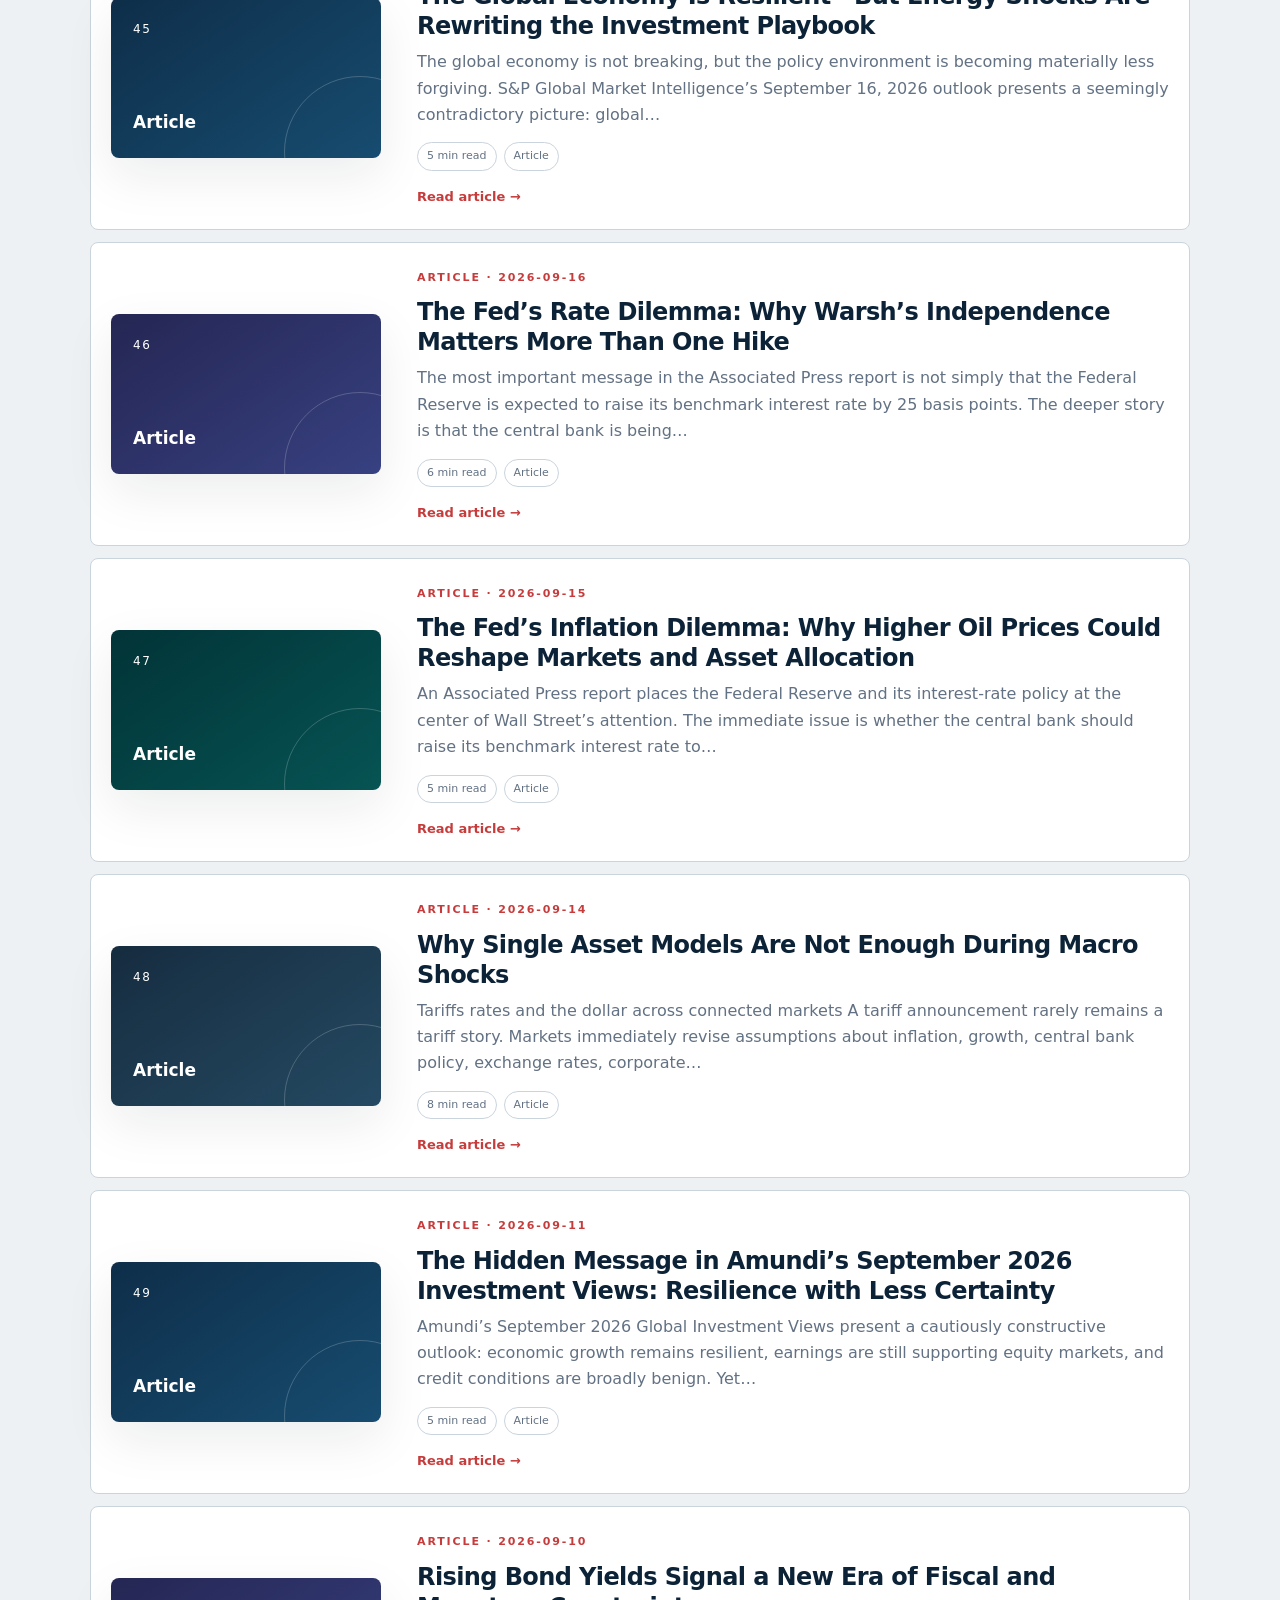
<file: articles.html>
<!doctype html>
<html lang="en">
<head>
  <meta charset="utf-8">
  <meta name="viewport" content="width=device-width, initial-scale=1">
  <meta name="description" content="Lior's article archive.">
  <meta name="theme-color" content="#10141f">
  <title>Articles · Lior</title>
  <link rel="stylesheet" href="css/main.css">
  <link rel="stylesheet" href="css/theme.css">
  <link rel="stylesheet" href="css/responsive.css">
  <link rel="stylesheet" href="css/content.css">
  <script src="config.js"></script>
  <script src="js/main.js" defer></script>
</head>
<body class="theme-macro">
  <a class="skip-link" href="#content">Skip to content</a>
  <div class="site-shell">
    <header class="site-header"><a class="brand" href="index.html"><span class="brand-mark">L</span><span>Macro Insight<small>Macro Finance Analyst</small></span></a><button class="nav-toggle" aria-expanded="false" aria-label="Toggle navigation">Menu</button><nav><a href="index.html">Home</a><a href="about.html">About</a><a href="articles.html" aria-current="page">Articles</a><a href="research.html">Research Notes</a><a href="contact.html">Contact</a></nav></header>
    <main id="content"><section class="page-hero"><span class="kicker">ARCHIVE / 02</span><h1>Articles</h1><p>The complete Macro Insight archive, with the newest analysis shown first.</p></section><div id="article-filters" class="filter-row" aria-label="Filter articles by category"></div><section id="article-list" class="publication-list" data-article-list aria-live="polite" aria-busy="true"><p class="loading">Loading articles…</p></section><script src="js/content-loader.js" defer></script></main>
    <footer><div><strong>Lior</strong><span>Macro Finance Analyst</span></div><p>Independent educational content. Nothing on this site is investment advice.</p><p>© <span data-year></span> Macro Insight</p></footer>
  </div>
</body>
</html>
</file>
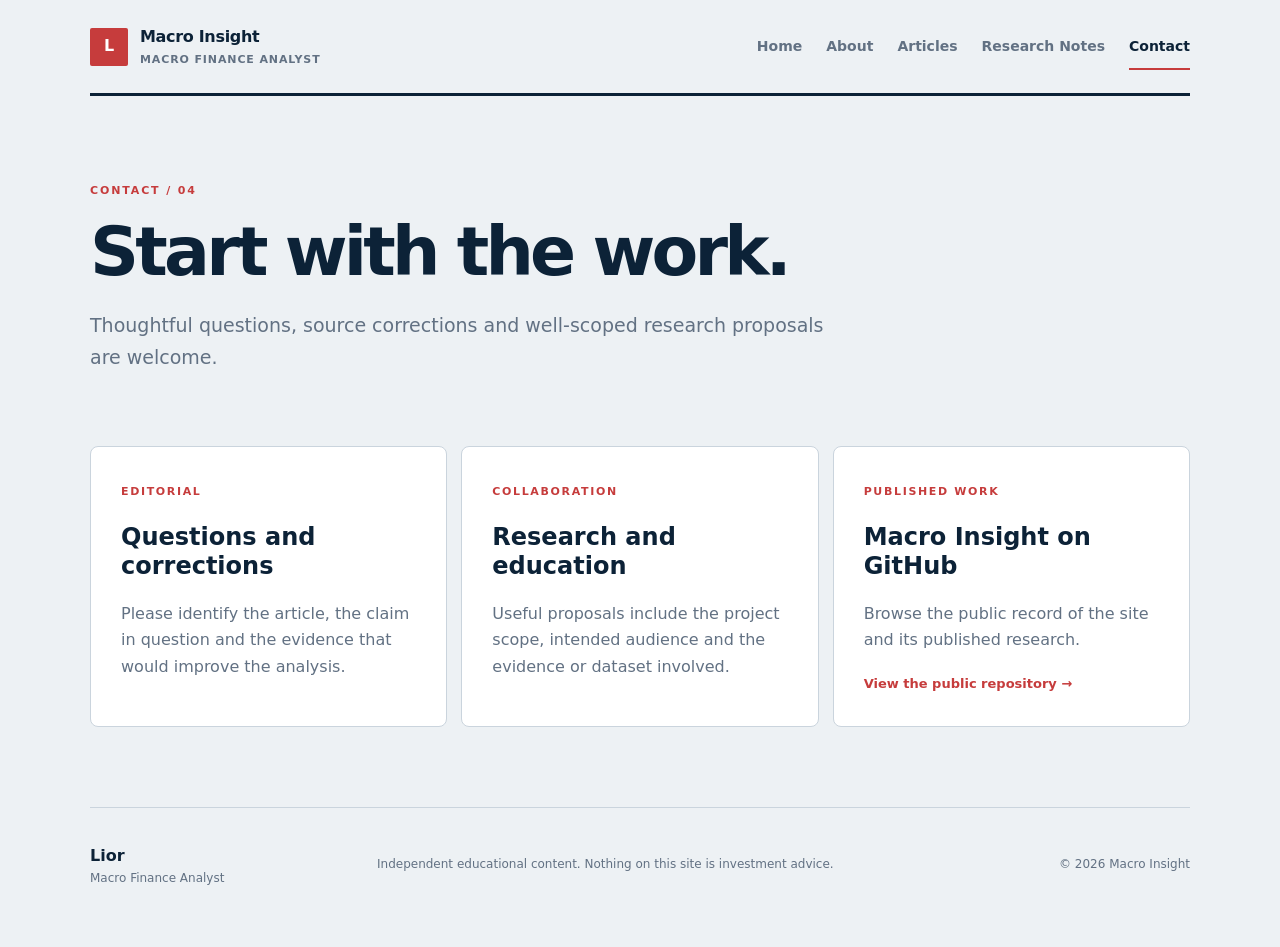
<file: contact.html>
<!doctype html>
<html lang="en">
<head>
  <meta charset="utf-8">
  <meta name="viewport" content="width=device-width, initial-scale=1">
  <meta name="description" content="Contact and collaboration information for Lior.">
  <meta name="theme-color" content="#10141f">
  <title>Contact · Lior</title>
  <link rel="stylesheet" href="css/main.css">
  <link rel="stylesheet" href="css/theme.css">
  <link rel="stylesheet" href="css/responsive.css">
  <script src="config.js"></script>
  <script src="js/main.js" defer></script>
</head>
<body class="theme-macro">
  <a class="skip-link" href="#content">Skip to content</a>
  <div class="site-shell">
    <header class="site-header"><a class="brand" href="index.html"><span class="brand-mark">L</span><span>Macro Insight<small>Macro Finance Analyst</small></span></a><button class="nav-toggle" aria-expanded="false" aria-label="Toggle navigation">Menu</button><nav><a href="index.html">Home</a><a href="about.html">About</a><a href="articles.html">Articles</a><a href="research.html">Research Notes</a><a href="contact.html" aria-current="page">Contact</a></nav></header>
    <main id="content"><section class="page-hero"><span class="kicker">CONTACT / 04</span><h1>Start with the work.</h1><p>Thoughtful questions, source corrections and well-scoped research proposals are welcome.</p></section><section class="contact-grid"><div><span>Editorial</span><h2>Questions and corrections</h2><p>Please identify the article, the claim in question and the evidence that would improve the analysis.</p></div><div><span>Collaboration</span><h2>Research and education</h2><p>Useful proposals include the project scope, intended audience and the evidence or dataset involved.</p></div><div><span>Published work</span><h2>Macro Insight on GitHub</h2><p>Browse the public record of the site and its published research.</p><a class="text-link" href="https://github.com/Macro-Insight/github.io" rel="noopener noreferrer">View the public repository →</a></div></section></main>
    <footer><div><strong>Lior</strong><span>Macro Finance Analyst</span></div><p>Independent educational content. Nothing on this site is investment advice.</p><p>© <span data-year></span> Macro Insight</p></footer>
  </div>
</body>
</html>
</file>
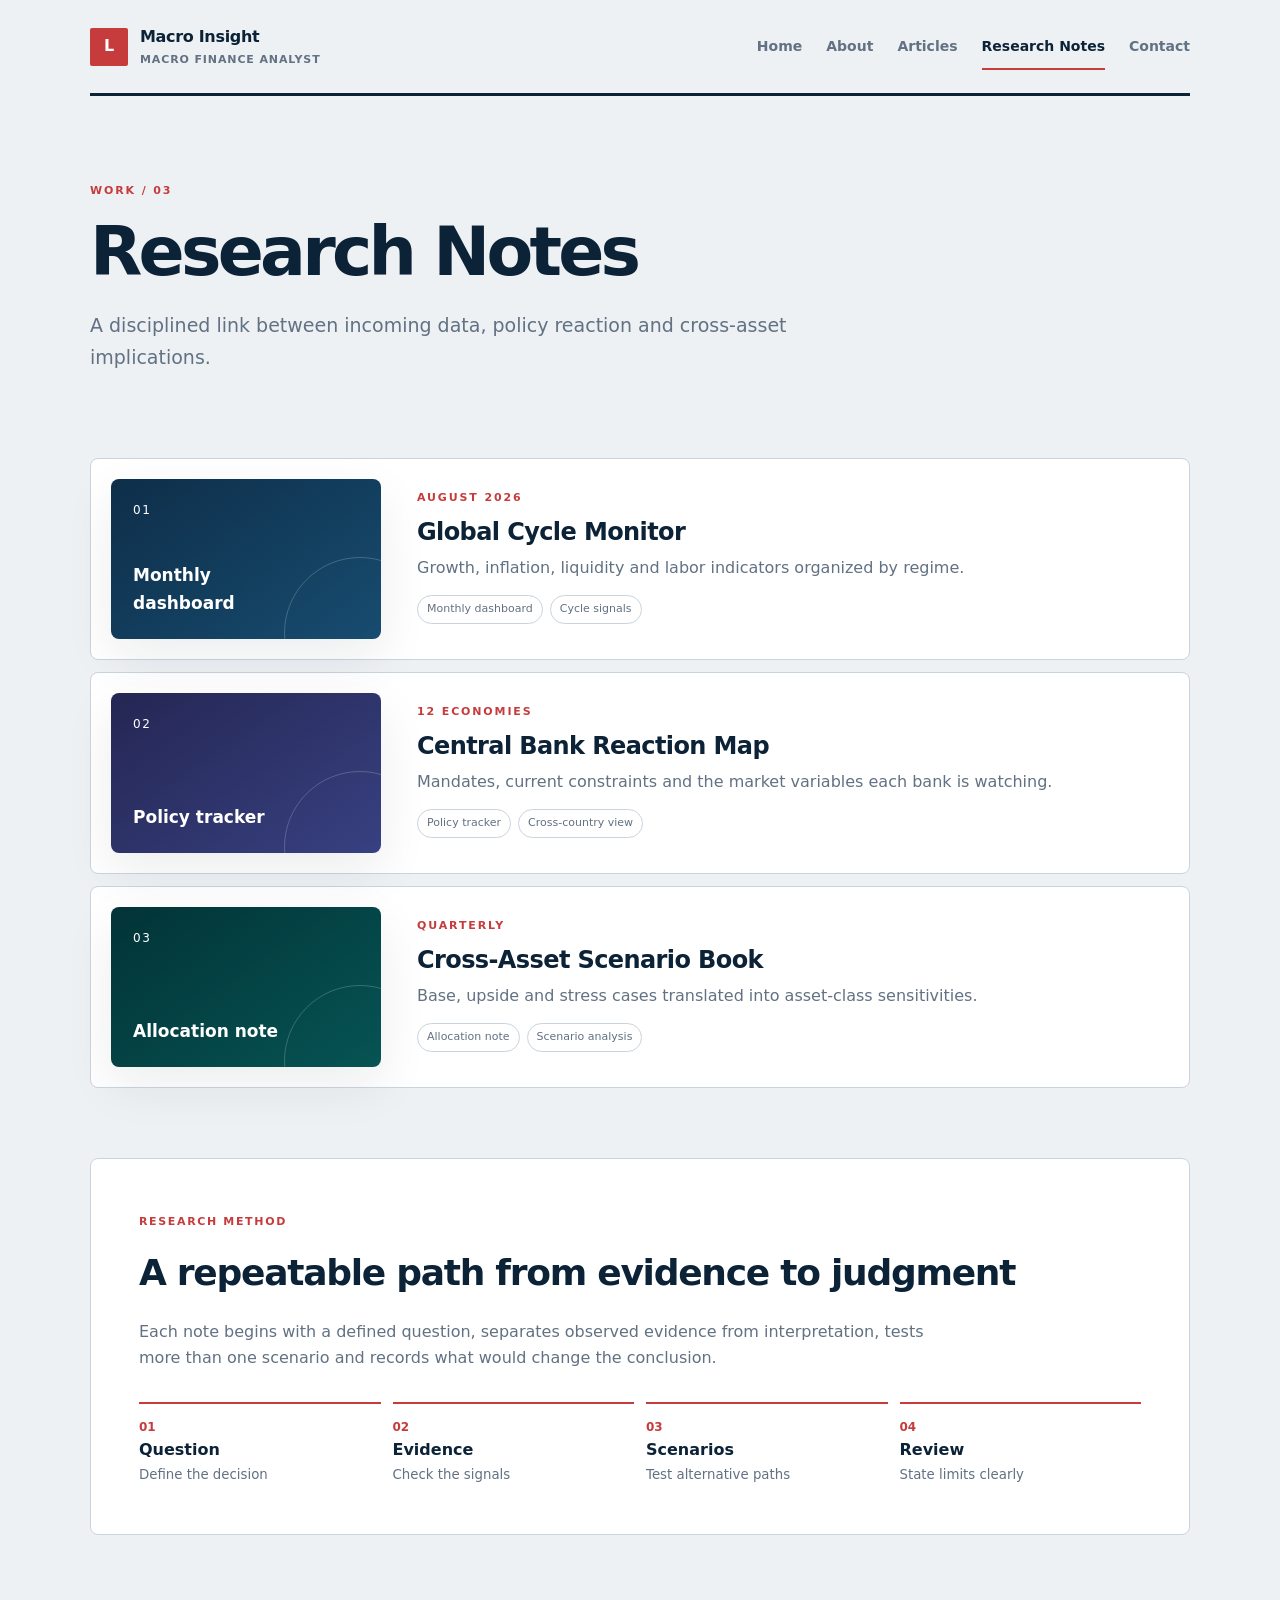
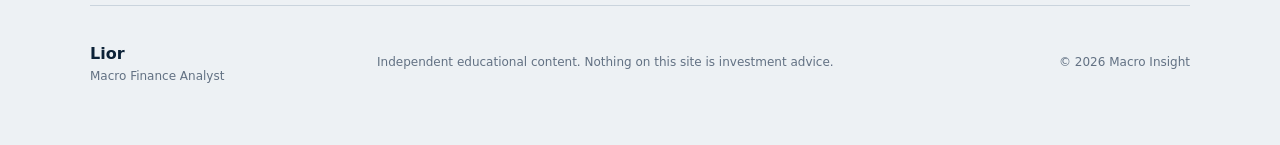
<file: research.html>
<!doctype html>
<html lang="en">
<head>
  <meta charset="utf-8">
  <meta name="viewport" content="width=device-width, initial-scale=1">
  <meta name="description" content="Lior's research and project archive.">
  <meta name="theme-color" content="#10141f">
  <title>Research Notes · Lior</title>
  <link rel="stylesheet" href="css/main.css">
  <link rel="stylesheet" href="css/theme.css">
  <link rel="stylesheet" href="css/responsive.css">
  <script src="config.js"></script>
  <script src="js/main.js" defer></script>
</head>
<body class="theme-macro">
  <a class="skip-link" href="#content">Skip to content</a>
  <div class="site-shell">
    <header class="site-header"><a class="brand" href="index.html"><span class="brand-mark">L</span><span>Macro Insight<small>Macro Finance Analyst</small></span></a><button class="nav-toggle" aria-expanded="false" aria-label="Toggle navigation">Menu</button><nav><a href="index.html">Home</a><a href="about.html">About</a><a href="articles.html">Articles</a><a href="research.html" aria-current="page">Research Notes</a><a href="contact.html">Contact</a></nav></header>
    <main id="content"><section class="page-hero"><span class="kicker">WORK / 03</span><h1>Research Notes</h1><p>A disciplined link between incoming data, policy reaction and cross-asset implications.</p></section><section class="publication-list"><article class="publication research-item"><div class="pub-visual visual-1"><span>01</span><b>Monthly dashboard</b></div><div class="pub-copy"><span class="eyebrow">August 2026</span><h3>Global Cycle Monitor</h3><p>Growth, inflation, liquidity and labor indicators organized by regime.</p><div class="pub-meta"><span>Monthly dashboard</span><span>Cycle signals</span></div></div></article><article class="publication research-item"><div class="pub-visual visual-2"><span>02</span><b>Policy tracker</b></div><div class="pub-copy"><span class="eyebrow">12 economies</span><h3>Central Bank Reaction Map</h3><p>Mandates, current constraints and the market variables each bank is watching.</p><div class="pub-meta"><span>Policy tracker</span><span>Cross-country view</span></div></div></article><article class="publication research-item"><div class="pub-visual visual-3"><span>03</span><b>Allocation note</b></div><div class="pub-copy"><span class="eyebrow">Quarterly</span><h3>Cross-Asset Scenario Book</h3><p>Base, upside and stress cases translated into asset-class sensitivities.</p><div class="pub-meta"><span>Allocation note</span><span>Scenario analysis</span></div></div></article></section><section class="method"><span>Research method</span><h2>A repeatable path from evidence to judgment</h2><p>Each note begins with a defined question, separates observed evidence from interpretation, tests more than one scenario and records what would change the conclusion.</p><div class="method-grid"><div><b>01</b><strong>Question</strong><small>Define the decision</small></div><div><b>02</b><strong>Evidence</strong><small>Check the signals</small></div><div><b>03</b><strong>Scenarios</strong><small>Test alternative paths</small></div><div><b>04</b><strong>Review</strong><small>State limits clearly</small></div></div></section></main>
    <footer><div><strong>Lior</strong><span>Macro Finance Analyst</span></div><p>Independent educational content. Nothing on this site is investment advice.</p><p>© <span data-year></span> Macro Insight</p></footer>
  </div>
</body>
</html>
</file>
<file: css/main.css>
:root{--bg:#f7f7f5;--surface:#fff;--ink:#18202b;--muted:#68717d;--line:#dce0e4;--accent:#1772d0;--accent2:#f09228;--shadow:0 18px 50px rgba(16,24,40,.08);--radius:18px}*{box-sizing:border-box}html{scroll-behavior:smooth}body{margin:0;background:var(--bg);color:var(--ink);font-family:Inter,ui-sans-serif,system-ui,-apple-system,"Segoe UI",sans-serif;font-size:16px;line-height:1.65}.skip-link{position:fixed;left:12px;top:-60px;background:var(--ink);color:var(--surface);padding:10px 14px;z-index:99}.skip-link:focus{top:12px}a{color:var(--accent);text-decoration:none}a:hover{color:var(--accent2)}img{max-width:100%;display:block}.site-shell{width:min(1100px,calc(100% - 40px));margin:auto}.site-header{min-height:96px;display:flex;align-items:center;justify-content:space-between;border-bottom:1px solid var(--line);gap:24px}.brand{display:flex;align-items:center;gap:12px;color:var(--ink);font-weight:800;letter-spacing:-.02em}.brand small{display:block;color:var(--muted);font-size:11px;font-weight:600;letter-spacing:.08em;text-transform:uppercase}.brand-mark{width:38px;height:38px;display:grid;place-items:center;border:1px solid var(--line);border-radius:50%;color:var(--accent)}nav{display:flex;align-items:center;gap:24px}nav a{color:var(--muted);font-size:14px;font-weight:650}nav a[aria-current=page]{color:var(--ink);position:relative}nav a[aria-current=page]:after{content:"";position:absolute;left:0;right:0;bottom:-12px;height:2px;background:var(--accent)}.nav-toggle{display:none}.hero{display:grid;grid-template-columns:minmax(0,1.65fr) minmax(280px,.85fr);gap:64px;align-items:center;padding:78px 0 72px}.kicker,.eyebrow{font-size:11px;font-weight:800;letter-spacing:.17em;text-transform:uppercase;color:var(--accent)}.hero-name{font-size:clamp(54px,9vw,104px);line-height:.9;letter-spacing:-.07em;margin:22px 0 8px;font-weight:850}.hero h1{font-size:clamp(22px,3vw,34px);line-height:1.1;margin:0 0 24px;font-weight:650}.lead{font-size:18px;line-height:1.7;color:var(--muted);max-width:720px}.school{display:flex;flex-direction:column;border-left:3px solid var(--accent);padding-left:15px;margin:28px 0}.school span{font-size:13px;color:var(--muted)}.hero-links{display:flex;gap:12px;flex-wrap:wrap}.button{display:inline-flex;align-items:center;justify-content:center;min-height:44px;padding:0 18px;border-radius:99px;background:var(--accent);color:white;font-size:14px;font-weight:750}.button:hover{color:white;filter:brightness(1.08)}.button.ghost{background:transparent;color:var(--ink);border:1px solid var(--line)}.topic-row{display:flex;gap:8px;flex-wrap:wrap;margin-top:26px}.topic-row span,.pub-meta span{font-size:11px;border:1px solid var(--line);border-radius:99px;padding:4px 9px;color:var(--muted)}.section-intro{display:grid;grid-template-columns:1fr 1fr;gap:40px;align-items:end;padding:56px 0 24px;border-top:1px solid var(--line)}.section-intro.compact{margin-top:40px}.section-intro>div{display:flex;align-items:center;gap:18px}.section-intro h2,.page-hero h1{font-size:clamp(38px,6vw,68px);letter-spacing:-.055em;line-height:1;margin:0}.section-intro p{margin:0;color:var(--muted);max-width:520px}.section-no{font-variant-numeric:tabular-nums;color:var(--accent);font-weight:800}.publication-list{display:flex;flex-direction:column}.publication{display:grid;grid-template-columns:270px 1fr;gap:36px;padding:34px 0;border-top:1px solid var(--line);align-items:center}.publication:last-child{border-bottom:1px solid var(--line)}.pub-visual{height:160px;position:relative;padding:22px;display:flex;flex-direction:column;justify-content:space-between;border-radius:var(--radius);background:linear-gradient(135deg,color-mix(in srgb,var(--accent) 78%,#111),#101827);color:white;overflow:hidden;box-shadow:var(--shadow)}.pub-visual:after{content:"";position:absolute;width:150px;height:150px;border:1px solid rgba(255,255,255,.2);border-radius:50%;right:-55px;bottom:-70px}.pub-visual span{font-size:12px;letter-spacing:.14em}.pub-visual b{font-size:17px;max-width:170px}.visual-2{filter:hue-rotate(34deg)}.visual-3{filter:hue-rotate(-30deg)}.visual-4{filter:saturate(.7)}.pub-copy h3{font-size:24px;line-height:1.25;letter-spacing:-.025em;margin:8px 0}.pub-copy h3 a{color:var(--ink)}.pub-copy p{margin:0 0 14px;color:var(--muted)}.pub-meta{display:flex;gap:7px;flex-wrap:wrap;margin:12px 0}.text-link{font-size:13px;font-weight:750}.research-preview{display:grid;grid-template-columns:repeat(3,1fr);gap:14px;margin-bottom:80px}.research-preview a{min-height:176px;padding:24px;border:1px solid var(--line);border-radius:var(--radius);background:var(--surface);display:flex;flex-direction:column;color:var(--ink);transition:.2s}.research-preview a:hover{transform:translateY(-4px);box-shadow:var(--shadow)}.research-preview span,.research-preview small{font-size:11px;color:var(--muted);text-transform:uppercase;letter-spacing:.1em}.research-preview strong{font-size:20px;line-height:1.3;margin:18px 0 auto}.newsletter{margin:20px 0 80px;padding:48px;border-radius:calc(var(--radius) * 1.4);background:var(--ink);color:var(--surface)}.newsletter>span{color:var(--accent);font-size:12px;font-weight:800;text-transform:uppercase;letter-spacing:.15em}.newsletter h2{font-size:clamp(30px,5vw,54px);line-height:1.05;letter-spacing:-.045em;margin:12px 0}.newsletter p{color:color-mix(in srgb,var(--surface) 70%,transparent);max-width:680px}.page-hero{padding:80px 0 54px;max-width:850px}.page-hero h1{margin:16px 0 24px}.page-hero p{font-size:19px;color:var(--muted);max-width:760px}.page-hero code,.method code,.contact-grid code{font-size:.84em;background:color-mix(in srgb,var(--accent) 10%,transparent);padding:2px 6px;border-radius:6px}.about-grid{display:grid;grid-template-columns:minmax(280px,.85fr) 1.35fr;gap:64px;padding-bottom:60px}.about-grid img{border-radius:var(--radius);aspect-ratio:1/1;object-fit:cover}.about-grid h2{font-size:28px;margin:0 0 16px}.about-grid h2:not(:first-child){margin-top:38px}.about-grid dl{display:grid;grid-template-columns:120px 1fr;margin:0}.about-grid dt,.about-grid dd{padding:12px 0;border-bottom:1px solid var(--line)}.about-grid dt{color:var(--muted);font-size:13px}.about-grid dd{margin:0;font-weight:650}.principles{padding:0;list-style:none}.principles li{padding:13px 0 13px 28px;border-bottom:1px solid var(--line);position:relative}.principles li:before{content:"✓";position:absolute;left:0;color:var(--accent);font-weight:900}.quote{margin:20px 0 80px;padding:46px;border:1px solid var(--line);border-radius:var(--radius);background:var(--surface)}.quote p{font-family:Georgia,serif;font-size:clamp(26px,4vw,40px);line-height:1.3;margin:0 0 20px}.filter-row{display:flex;gap:8px;flex-wrap:wrap;margin-bottom:18px}.filter-row button{border:1px solid var(--line);background:transparent;color:var(--muted);border-radius:99px;padding:8px 13px;cursor:pointer}.filter-row button.active{background:var(--ink);color:var(--surface)}.method{margin:70px 0;padding:48px;border-radius:var(--radius);background:var(--surface);border:1px solid var(--line)}.method>span,.contact-grid>div>span{font-size:11px;color:var(--accent);font-weight:800;text-transform:uppercase;letter-spacing:.15em}.method h2{font-size:36px;letter-spacing:-.035em;margin:10px 0}.method p{color:var(--muted);max-width:800px}.method-grid{display:grid;grid-template-columns:repeat(4,1fr);gap:12px;margin-top:30px}.method-grid div{border-top:2px solid var(--accent);padding-top:14px;display:flex;flex-direction:column}.method-grid b{color:var(--accent);font-size:12px}.method-grid small{color:var(--muted)}.contact-grid{display:grid;grid-template-columns:repeat(3,1fr);gap:14px;margin-bottom:80px}.contact-grid>div{padding:30px;border:1px solid var(--line);border-radius:var(--radius);background:var(--surface)}.contact-grid h2{font-size:24px;line-height:1.2}.contact-grid p{color:var(--muted)}.article-detail{max-width:820px;margin:70px auto}.article-detail h1{font-size:clamp(40px,7vw,72px);letter-spacing:-.055em;line-height:1.02}.article-detail .dek{font-size:21px;color:var(--muted)}.article-body{font-family:Georgia,serif;font-size:19px;line-height:1.85}.article-body h2{font-family:Inter,system-ui,sans-serif;font-size:30px;letter-spacing:-.03em;margin-top:48px}.article-body blockquote{border-left:3px solid var(--accent);margin:32px 0;padding:1px 0 1px 24px;color:var(--muted)}footer{min-height:140px;padding:35px 0;border-top:1px solid var(--line);display:grid;grid-template-columns:1fr 2fr 1fr;gap:24px;color:var(--muted);font-size:12px;align-items:start}footer div{display:flex;flex-direction:column}footer strong{color:var(--ink);font-size:16px}footer p:last-child{text-align:right}
</file>
<file: css/theme.css>
:root{--bg:#edf1f4;--surface:#fff;--ink:#0c2237;--muted:#627183;--line:#cad4dd;--accent:#c63c3c;--accent2:#145c86;--radius:8px}.site-header{border-bottom:3px solid var(--ink)}.brand-mark{border-radius:2px;background:var(--accent);color:white;border:0}.hero{grid-template-columns:1.15fr .85fr}.hero-name{font-family:"Arial Narrow",Inter,sans-serif;text-transform:uppercase}.hero h1{color:var(--accent)}.macro-board{background:var(--ink);color:white;padding:22px;border-radius:var(--radius);box-shadow:var(--shadow)}.macro-head{display:flex;justify-content:space-between;font-size:11px;letter-spacing:.11em}.macro-head b{color:#7ee0b6}.macro-chart{height:170px;display:flex;align-items:end;gap:8px;border-bottom:1px solid #5a6b7a;margin:24px 0 10px}.macro-chart i{flex:1;background:linear-gradient(var(--accent),#e59662);opacity:.9}.macro-legend{display:flex;justify-content:space-between;font-size:11px}.macro-board small{display:block;color:#8fa2b5;margin-top:18px}.publication{background:var(--surface);margin-top:12px;padding:20px;border:1px solid var(--line);border-radius:var(--radius)}.publication:last-child{border-bottom:1px solid var(--line)}.pub-visual{background:linear-gradient(145deg,#0e2e49,#174c70)}.newsletter{background:linear-gradient(120deg,#0c2237,#174c70)}
</file>
<file: css/responsive.css>
@media(max-width:820px){.site-shell{width:min(100% - 28px,1100px)}.site-header{min-height:76px;position:relative}.nav-toggle{display:block;border:1px solid var(--line);background:transparent;color:var(--ink);border-radius:99px;padding:8px 13px}.site-header nav{display:none;position:absolute;top:68px;left:0;right:0;z-index:20;background:var(--surface);border:1px solid var(--line);border-radius:14px;padding:14px;box-shadow:var(--shadow);flex-direction:column;align-items:stretch;gap:0}.site-header nav.open{display:flex}.site-header nav a{padding:11px}.site-header nav a:after{display:none}.hero{grid-template-columns:1fr;gap:34px;padding:54px 0}.hero-name{font-size:68px}.section-intro{grid-template-columns:1fr;gap:16px}.publication{grid-template-columns:1fr;gap:18px}.pub-visual{height:150px}.research-preview,.contact-grid{grid-template-columns:1fr}.about-grid{grid-template-columns:1fr;gap:32px}.about-grid img{max-width:520px}.method-grid{grid-template-columns:repeat(2,1fr)}footer{grid-template-columns:1fr}footer p:last-child{text-align:left}}@media(max-width:520px){body{font-size:15px}.hero-name{font-size:55px}.hero-links{flex-direction:column;align-items:stretch}.section-intro h2,.page-hero h1{font-size:42px}.newsletter,.method,.quote{padding:28px}.about-grid dl{grid-template-columns:1fr}.about-grid dt{padding-bottom:0;border:0}.method-grid{grid-template-columns:1fr}.article-detail{margin:44px 0}.article-detail h1{font-size:42px}}@media(prefers-reduced-motion:reduce){*{scroll-behavior:auto!important;transition:none!important}}
</file>
<file: css/content.css>
.loading,
.empty-state {
  padding: 30px 0;
  color: var(--muted);
}

.article-body img {
  width: 100%;
  height: auto;
  margin: 32px 0;
  border-radius: var(--radius);
}
</file>
